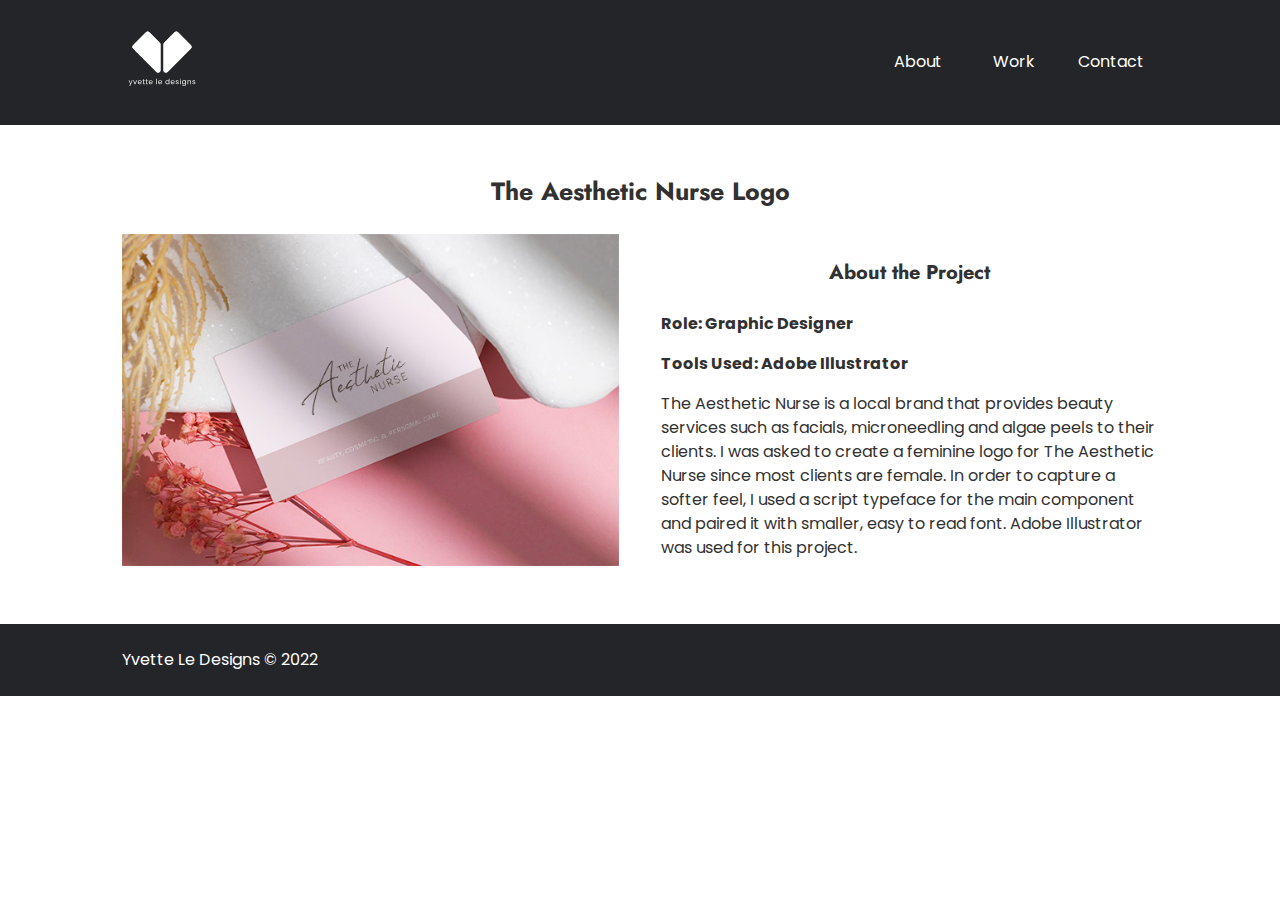
<file: aesthetic-nurse.html>
<!DOCTYPE html>
<html lang="en">

<head>
    <meta charset="UTF-8">
    <meta http-equiv="X-UA-Compatible" content="IE=edge">
    <meta name="viewport" content="width=device-width, initial-scale=1.0">
    <title>Yvette Le Designs - Aesthetic Nurse</title>
    <link rel="stylesheet" href="css/reset.css">
    <link rel="stylesheet" href="css/style.css">
    <link rel="stylesheet"
        href="https://fonts.googleapis.com/css2?family=Jost:wght@300;500&family=Poppins:wght@300;400;600&display=swap">
</head>

<body>
    <header>
        <div class="container nav-content">
            <div>
                <a href="index.html">
                    <h1 class="visuallyhidden">Yvette Le Designs</h1>
                    <span class="logo"><svg version="1.1" id="Layer_1" xmlns="http://www.w3.org/2000/svg"
                            xmlns:xlink="http://www.w3.org/1999/xlink" x="0px" y="0px" viewBox="0 0 75.74 65.93"
                            style="enable-background:new 0 0 75.74 65.93;" xml:space="preserve">
                            <g>
                                <g>
                                    <g class="st0">
                                        <path class="st1"
                                            d="M53.03,7.82c-0.88-0.88-2.31-0.88-3.19,0l-9.9,9.9c-0.42,0.42-0.66,1-0.66,1.6v24.46
                                        c0,2.01,2.43,3.02,3.85,1.6l22.12-22.12c0.88-0.88,0.88-2.31,0-3.19L53.03,7.82z" />
                                        <path class="st1" d="M25.9,7.8c-0.88-0.88-2.31-0.88-3.19,0L10.47,20.04c-0.88,0.88-0.88,2.31,0,3.19L32.6,45.36
                                        c1.42,1.42,3.85,0.41,3.85-1.6V19.31c0-0.6-0.24-1.17-0.66-1.59L25.9,7.8z" />
                                    </g>
                                    <path class="st2" d="M25.9,7.8c-0.88-0.88-2.31-0.88-3.19,0L10.47,20.04c-0.88,0.88-0.88,2.31,0,3.19L32.6,45.36
                                    c1.42,1.42,3.85,0.41,3.85-1.6V19.31c0-0.6-0.24-1.17-0.66-1.59L25.9,7.8z" />
                                    <path class="st2" d="M53.03,7.82c-0.88-0.88-2.31-0.88-3.19,0l-9.9,9.9c-0.42,0.42-0.66,1-0.66,1.6v24.46
                                    c0,2.01,2.43,3.02,3.85,1.6l22.12-22.12c0.88-0.88,0.88-2.31,0-3.19L53.03,7.82z" />
                                </g>
                                <g>
                                    <path class="st2"
                                        d="M9.94,53.23L7.7,58.71H7.06l0.73-1.79l-1.5-3.68h0.69l1.17,3.02l1.16-3.02H9.94z" />
                                    <path class="st2"
                                        d="M12.35,56.38l1.16-3.15h0.66l-1.46,3.73h-0.72l-1.46-3.73h0.67L12.35,56.38z" />
                                    <path class="st2"
                                        d="M18.57,55.32h-2.98c0.02,0.37,0.15,0.65,0.38,0.86c0.23,0.21,0.51,0.31,0.83,0.31c0.27,0,0.49-0.06,0.67-0.19
                                    c0.18-0.12,0.3-0.29,0.38-0.5h0.67c-0.1,0.36-0.3,0.65-0.6,0.87c-0.3,0.22-0.67,0.34-1.11,0.34c-0.35,0-0.67-0.08-0.95-0.24
                                    c-0.28-0.16-0.5-0.38-0.66-0.68c-0.16-0.29-0.24-0.63-0.24-1.02c0-0.39,0.08-0.72,0.23-1.01c0.15-0.29,0.37-0.51,0.65-0.67
                                    c0.28-0.16,0.6-0.23,0.96-0.23c0.35,0,0.67,0.08,0.94,0.23c0.27,0.15,0.48,0.37,0.63,0.64c0.15,0.27,0.22,0.57,0.22,0.91
                                    C18.59,55.07,18.58,55.19,18.57,55.32z M17.79,54.21c-0.1-0.17-0.25-0.3-0.42-0.39c-0.18-0.09-0.38-0.13-0.59-0.13
                                    c-0.31,0-0.58,0.1-0.8,0.3c-0.22,0.2-0.35,0.48-0.38,0.83h2.35C17.95,54.58,17.89,54.38,17.79,54.21z" />
                                    <path class="st2"
                                        d="M20.56,53.74v2.2c0,0.18,0.04,0.31,0.12,0.38c0.08,0.07,0.21,0.11,0.4,0.11h0.46v0.52h-0.56
                                    c-0.34,0-0.6-0.08-0.77-0.24c-0.17-0.16-0.26-0.42-0.26-0.78v-2.2h-0.48v-0.51h0.48v-0.94h0.62v0.94h0.97v0.51H20.56z" />
                                    <path class="st2"
                                        d="M23.45,53.74v2.2c0,0.18,0.04,0.31,0.12,0.38c0.08,0.07,0.21,0.11,0.4,0.11h0.46v0.52h-0.56
                                    c-0.34,0-0.6-0.08-0.77-0.24c-0.17-0.16-0.26-0.42-0.26-0.78v-2.2h-0.48v-0.51h0.48v-0.94h0.62v0.94h0.97v0.51H23.45z" />
                                    <path class="st2"
                                        d="M28.95,55.32h-2.98c0.02,0.37,0.15,0.65,0.38,0.86c0.23,0.21,0.51,0.31,0.83,0.31c0.27,0,0.49-0.06,0.67-0.19
                                    c0.18-0.12,0.3-0.29,0.38-0.5h0.67c-0.1,0.36-0.3,0.65-0.6,0.87c-0.3,0.22-0.67,0.34-1.11,0.34c-0.35,0-0.67-0.08-0.95-0.24
                                    c-0.28-0.16-0.5-0.38-0.66-0.68c-0.16-0.29-0.24-0.63-0.24-1.02c0-0.39,0.08-0.72,0.23-1.01c0.15-0.29,0.37-0.51,0.65-0.67
                                    c0.28-0.16,0.6-0.23,0.96-0.23c0.35,0,0.67,0.08,0.94,0.23c0.27,0.15,0.48,0.37,0.63,0.64c0.15,0.27,0.22,0.57,0.22,0.91
                                    C28.97,55.07,28.97,55.19,28.95,55.32z M28.18,54.21c-0.1-0.17-0.25-0.3-0.42-0.39c-0.18-0.09-0.38-0.13-0.59-0.13
                                    c-0.31,0-0.58,0.1-0.8,0.3c-0.22,0.2-0.35,0.48-0.38,0.83h2.35C28.33,54.58,28.28,54.38,28.18,54.21z" />
                                    <path class="st2" d="M33.04,51.92v5.03h-0.62v-5.03H33.04z" />
                                    <path class="st2"
                                        d="M37.88,55.32H34.9c0.02,0.37,0.15,0.65,0.38,0.86c0.23,0.21,0.51,0.31,0.83,0.31c0.27,0,0.49-0.06,0.67-0.19
                                    c0.18-0.12,0.3-0.29,0.38-0.5h0.67c-0.1,0.36-0.3,0.65-0.6,0.87c-0.3,0.22-0.67,0.34-1.11,0.34c-0.35,0-0.67-0.08-0.95-0.24
                                    c-0.28-0.16-0.5-0.38-0.66-0.68c-0.16-0.29-0.24-0.63-0.24-1.02c0-0.39,0.08-0.72,0.23-1.01c0.15-0.29,0.37-0.51,0.65-0.67
                                    c0.28-0.16,0.6-0.23,0.96-0.23c0.35,0,0.67,0.08,0.94,0.23c0.27,0.15,0.48,0.37,0.63,0.64c0.15,0.27,0.22,0.57,0.22,0.91
                                    C37.9,55.07,37.89,55.19,37.88,55.32z M37.1,54.21c-0.1-0.17-0.25-0.3-0.42-0.39c-0.18-0.09-0.38-0.13-0.59-0.13
                                    c-0.31,0-0.58,0.1-0.8,0.3c-0.22,0.2-0.35,0.48-0.38,0.83h2.35C37.26,54.58,37.21,54.38,37.1,54.21z" />
                                    <path class="st2"
                                        d="M41.34,54.07c0.15-0.29,0.37-0.51,0.64-0.67s0.57-0.24,0.91-0.24c0.29,0,0.56,0.07,0.81,0.2
                                    c0.25,0.13,0.44,0.31,0.57,0.53v-1.97h0.63v5.03h-0.63v-0.7c-0.12,0.22-0.3,0.4-0.54,0.55c-0.24,0.14-0.52,0.21-0.84,0.21
                                    c-0.33,0-0.63-0.08-0.9-0.24s-0.48-0.39-0.64-0.69c-0.15-0.29-0.23-0.63-0.23-1.01C41.11,54.7,41.19,54.36,41.34,54.07z
                                     M44.1,54.35c-0.11-0.21-0.27-0.37-0.46-0.48c-0.19-0.11-0.4-0.17-0.64-0.17s-0.44,0.05-0.63,0.16c-0.19,0.11-0.34,0.27-0.46,0.48
                                    s-0.17,0.45-0.17,0.73c0,0.29,0.06,0.53,0.17,0.74c0.11,0.21,0.27,0.37,0.46,0.48c0.19,0.11,0.4,0.17,0.63,0.17
                                    s0.44-0.06,0.64-0.17c0.19-0.11,0.35-0.27,0.46-0.48c0.11-0.21,0.17-0.46,0.17-0.74C44.27,54.8,44.21,54.56,44.1,54.35z" />
                                    <path class="st2"
                                        d="M49.73,55.32h-2.98c0.02,0.37,0.15,0.65,0.38,0.86c0.23,0.21,0.51,0.31,0.83,0.31c0.27,0,0.49-0.06,0.67-0.19
                                    c0.18-0.12,0.3-0.29,0.38-0.5h0.67c-0.1,0.36-0.3,0.65-0.6,0.87c-0.3,0.22-0.67,0.34-1.11,0.34c-0.35,0-0.67-0.08-0.95-0.24
                                    c-0.28-0.16-0.5-0.38-0.66-0.68c-0.16-0.29-0.24-0.63-0.24-1.02c0-0.39,0.08-0.72,0.23-1.01c0.15-0.29,0.37-0.51,0.65-0.67
                                    c0.28-0.16,0.6-0.23,0.96-0.23c0.35,0,0.67,0.08,0.94,0.23c0.27,0.15,0.48,0.37,0.63,0.64c0.15,0.27,0.22,0.57,0.22,0.91
                                    C49.75,55.07,49.74,55.19,49.73,55.32z M48.95,54.21c-0.1-0.17-0.25-0.3-0.42-0.39c-0.18-0.09-0.38-0.13-0.59-0.13
                                    c-0.31,0-0.58,0.1-0.8,0.3c-0.22,0.2-0.35,0.48-0.38,0.83h2.35C49.11,54.58,49.06,54.38,48.95,54.21z" />
                                    <path class="st2"
                                        d="M51.52,56.87c-0.23-0.1-0.41-0.23-0.54-0.41c-0.13-0.17-0.2-0.37-0.22-0.6h0.64
                                    c0.02,0.19,0.11,0.34,0.26,0.46c0.16,0.12,0.36,0.18,0.62,0.18c0.24,0,0.42-0.05,0.56-0.16c0.14-0.1,0.2-0.24,0.2-0.39
                                    c0-0.16-0.07-0.28-0.22-0.36s-0.37-0.16-0.67-0.23c-0.28-0.07-0.5-0.15-0.68-0.22c-0.17-0.07-0.32-0.19-0.45-0.33
                                    c-0.12-0.15-0.19-0.34-0.19-0.58c0-0.19,0.06-0.36,0.17-0.52c0.11-0.16,0.27-0.28,0.48-0.38c0.21-0.09,0.45-0.14,0.71-0.14
                                    c0.41,0,0.75,0.1,1,0.31c0.25,0.21,0.39,0.49,0.41,0.86H53c-0.01-0.19-0.09-0.35-0.23-0.47c-0.14-0.12-0.33-0.18-0.57-0.18
                                    c-0.22,0-0.4,0.05-0.53,0.14c-0.13,0.1-0.2,0.22-0.2,0.37c0,0.12,0.04,0.22,0.12,0.3c0.08,0.08,0.18,0.14,0.3,0.19
                                    c0.12,0.05,0.29,0.1,0.5,0.16c0.27,0.07,0.48,0.14,0.65,0.21c0.17,0.07,0.31,0.18,0.43,0.32c0.12,0.14,0.18,0.32,0.19,0.55
                                    c0,0.2-0.06,0.39-0.17,0.55c-0.11,0.16-0.27,0.29-0.48,0.38c-0.21,0.09-0.44,0.14-0.71,0.14C52,57.01,51.75,56.97,51.52,56.87z" />
                                    <path class="st2" d="M54.95,52.5c-0.08-0.08-0.12-0.18-0.12-0.3s0.04-0.22,0.12-0.3s0.18-0.12,0.3-0.12
                                    c0.11,0,0.21,0.04,0.29,0.12c0.08,0.08,0.12,0.18,0.12,0.3s-0.04,0.22-0.12,0.3c-0.08,0.08-0.18,0.12-0.29,0.12
                                    C55.13,52.62,55.03,52.58,54.95,52.5z M55.54,53.23v3.73h-0.62v-3.73H55.54z" />
                                    <path class="st2" d="M59.39,53.38c0.24,0.14,0.42,0.32,0.54,0.53v-0.68h0.63v3.81c0,0.34-0.07,0.64-0.22,0.91
                                    c-0.15,0.27-0.35,0.47-0.62,0.62c-0.27,0.15-0.58,0.22-0.94,0.22c-0.49,0-0.9-0.12-1.22-0.35c-0.33-0.23-0.52-0.55-0.58-0.94h0.61
                                    c0.07,0.23,0.21,0.41,0.42,0.55c0.21,0.14,0.47,0.21,0.77,0.21c0.34,0,0.62-0.11,0.83-0.32c0.22-0.21,0.32-0.51,0.32-0.9v-0.78
                                    c-0.12,0.22-0.3,0.4-0.54,0.54c-0.24,0.15-0.52,0.22-0.84,0.22c-0.33,0-0.63-0.08-0.9-0.24s-0.48-0.39-0.64-0.69
                                    c-0.15-0.29-0.23-0.63-0.23-1.01c0-0.38,0.08-0.71,0.23-1c0.15-0.29,0.37-0.51,0.64-0.67s0.57-0.24,0.9-0.24
                                    C58.86,53.17,59.15,53.24,59.39,53.38z M59.76,54.35c-0.11-0.21-0.27-0.37-0.46-0.48c-0.19-0.11-0.4-0.17-0.64-0.17
                                    s-0.44,0.05-0.63,0.16c-0.19,0.11-0.34,0.27-0.46,0.48c-0.11,0.21-0.17,0.45-0.17,0.73c0,0.29,0.06,0.53,0.17,0.74
                                    c0.11,0.21,0.27,0.37,0.46,0.48c0.19,0.11,0.4,0.17,0.63,0.17s0.44-0.06,0.64-0.17c0.19-0.11,0.35-0.27,0.46-0.48
                                    c0.11-0.21,0.17-0.46,0.17-0.74C59.93,54.8,59.87,54.56,59.76,54.35z" />
                                    <path class="st2"
                                        d="M64.93,53.57c0.28,0.27,0.42,0.67,0.42,1.19v2.2h-0.61v-2.11c0-0.37-0.09-0.66-0.28-0.85
                                    c-0.19-0.2-0.44-0.3-0.76-0.3c-0.33,0-0.59,0.1-0.78,0.31c-0.19,0.2-0.29,0.5-0.29,0.89v2.06h-0.62v-3.73h0.62v0.53
                                    c0.12-0.19,0.29-0.34,0.5-0.44c0.21-0.1,0.44-0.16,0.7-0.16C64.28,53.16,64.64,53.3,64.93,53.57z" />
                                    <path class="st2"
                                        d="M67.32,56.87c-0.23-0.1-0.41-0.23-0.54-0.41c-0.13-0.17-0.2-0.37-0.22-0.6h0.64
                                    c0.02,0.19,0.11,0.34,0.26,0.46c0.16,0.12,0.36,0.18,0.62,0.18c0.24,0,0.42-0.05,0.56-0.16c0.14-0.1,0.2-0.24,0.2-0.39
                                    c0-0.16-0.07-0.28-0.22-0.36c-0.15-0.08-0.37-0.16-0.67-0.23c-0.28-0.07-0.5-0.15-0.68-0.22c-0.17-0.07-0.32-0.19-0.45-0.33
                                    c-0.12-0.15-0.19-0.34-0.19-0.58c0-0.19,0.06-0.36,0.17-0.52c0.11-0.16,0.27-0.28,0.48-0.38c0.21-0.09,0.45-0.14,0.71-0.14
                                    c0.41,0,0.75,0.1,1,0.31c0.25,0.21,0.39,0.49,0.41,0.86h-0.62c-0.01-0.19-0.09-0.35-0.23-0.47c-0.14-0.12-0.33-0.18-0.57-0.18
                                    c-0.22,0-0.4,0.05-0.53,0.14c-0.13,0.1-0.2,0.22-0.2,0.37c0,0.12,0.04,0.22,0.12,0.3c0.08,0.08,0.18,0.14,0.3,0.19
                                    c0.12,0.05,0.29,0.1,0.5,0.16c0.27,0.07,0.48,0.14,0.65,0.21c0.17,0.07,0.31,0.18,0.43,0.32c0.12,0.14,0.18,0.32,0.19,0.55
                                    c0,0.2-0.06,0.39-0.17,0.55c-0.11,0.16-0.27,0.29-0.48,0.38c-0.21,0.09-0.44,0.14-0.71,0.14C67.8,57.01,67.54,56.97,67.32,56.87z" />
                                </g>
                            </g>
                        </svg></span>
                </a>
                <a href="#" class="menu-btn"><svg id="a" xmlns="http://www.w3.org/2000/svg" viewBox="0 0 38.85 26.31">
                        <path d="M30.99,4H7.86c-1.1,0-2-.9-2-2S6.76,0,7.86,0H30.99c1.1,0,2,.9,2,2s-.9,2-2,2Z" />
                        <path d="M36.85,15.16H2c-1.1,0-2-.9-2-2s.9-2,2-2H36.85c1.1,0,2,.9,2,2s-.9,2-2,2Z" />
                        <path d="M30.99,26.31H7.86c-1.1,0-2-.9-2-2s.9-2,2-2H30.99c1.1,0,2,.9,2,2s-.9,2-2,2Z" />
                    </svg></a>
            </div>
            <nav>
                <ul class="nav-links">
                    <li><a href="index.html#about">About</a></li>
                    <li><a href="index.html#work">Work</a></li>
                    <li><a href="index.html#contact">Contact</a></li>
                </ul>
            </nav>
        </div>
    </header>
    <main>
        <h3 class="project-title">The Aesthetic Nurse Logo</h3>
        <div class="project">
            <div class="container">
                <img src="img/an-business-card.jpg" alt="Aesthetic Nurse Logo">
                <div class="project-info-1">
                    <h4>About the Project</h4>
                    <div>
                        <p><b>Role: Graphic Designer</b></p>
                        <p><b>Tools Used: Adobe Illustrator</b></p>
                        <p>The Aesthetic Nurse is a local brand that provides beauty services such as facials,
                            microneedling and algae peels to their clients. I was asked to create a feminine
                            logo for The Aesthetic Nurse since most clients are female. In order to capture a
                            softer feel, I used a script typeface for the main component and paired it with smaller,
                            easy to read font. Adobe Illustrator was used for this project.
                        </p>
                    </div>
                </div>
            </div>
        </div>
    </main>
    <footer>
        <div class="container">
            <p>Yvette Le Designs &copy; 2022</p>
        </div>
    </footer>
    <script src="https://ajax.googleapis.com/ajax/libs/jquery/3.6.0/jquery.min.js"></script>
    <script src="js/main.js"></script>
</body>

</html>
</file>
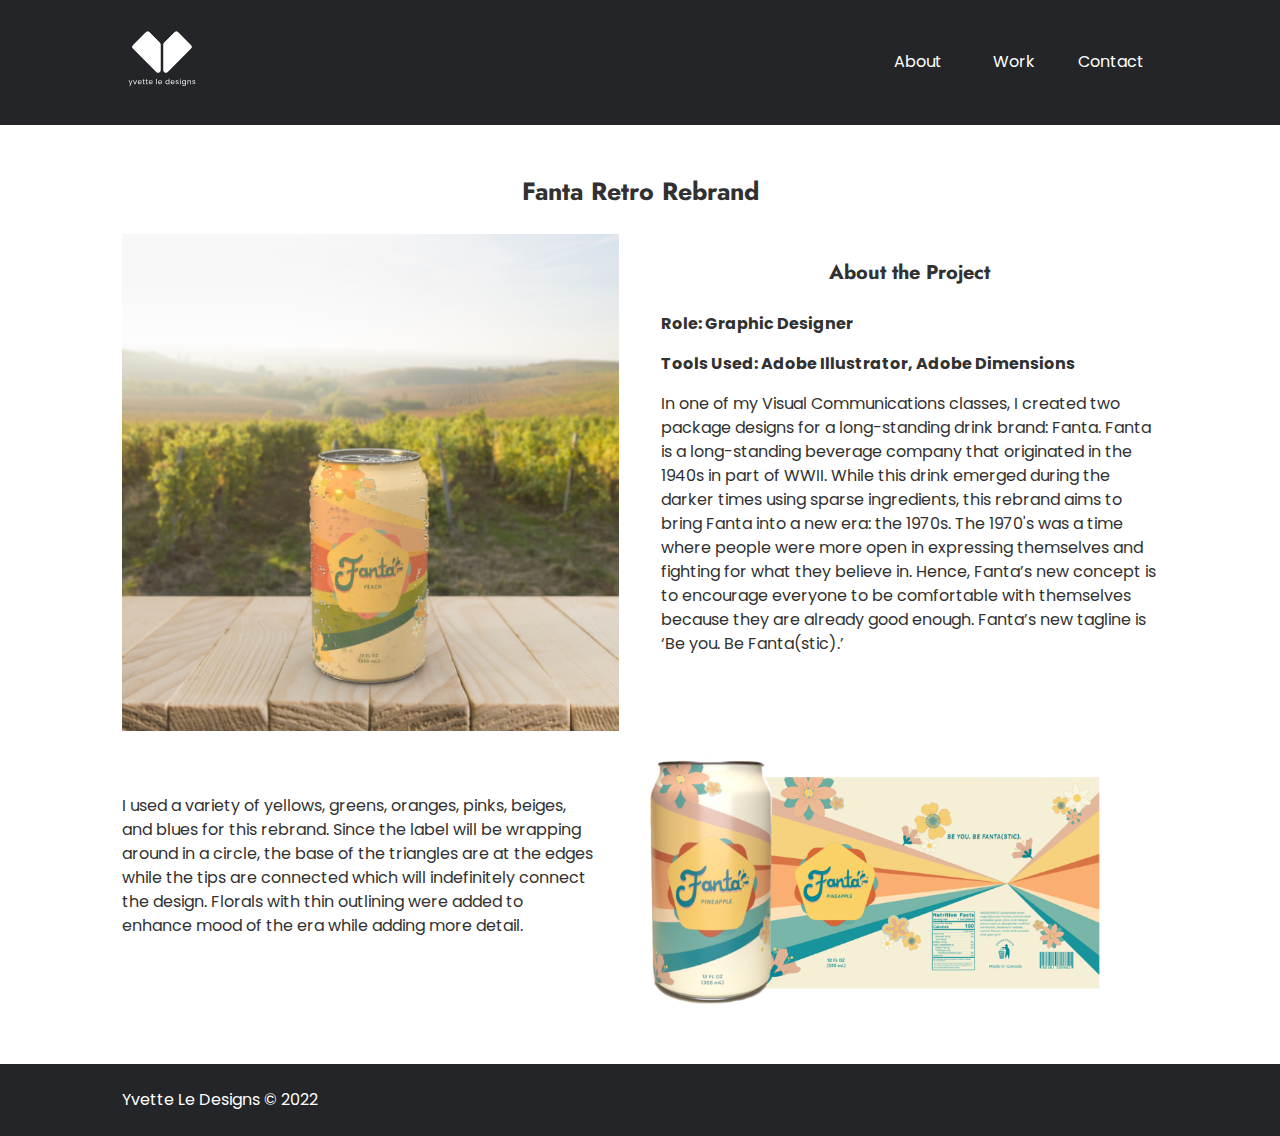
<file: fanta.html>
<!DOCTYPE html>
<html lang="en">

<head>
    <meta charset="UTF-8">
    <meta http-equiv="X-UA-Compatible" content="IE=edge">
    <meta name="viewport" content="width=device-width, initial-scale=1.0">
    <title>Yvette Le Designs - Fanta</title>
    <link rel="stylesheet" href="css/reset.css">
    <link rel="stylesheet" href="css/style.css">
    <link rel="stylesheet"
        href="https://fonts.googleapis.com/css2?family=Jost:wght@300;500&family=Poppins:wght@300;400;600&display=swap">
</head>

<body>
    <header>
        <div class="container nav-content">
            <div>
                <a href="index.html">
                    <h1 class="visuallyhidden">Yvette Le Designs</h1>
                    <span class="logo"><svg version="1.1" id="Layer_1" xmlns="http://www.w3.org/2000/svg"
                            xmlns:xlink="http://www.w3.org/1999/xlink" x="0px" y="0px" viewBox="0 0 75.74 65.93"
                            style="enable-background:new 0 0 75.74 65.93;" xml:space="preserve">
                            <g>
                                <g>
                                    <g class="st0">
                                        <path class="st1"
                                            d="M53.03,7.82c-0.88-0.88-2.31-0.88-3.19,0l-9.9,9.9c-0.42,0.42-0.66,1-0.66,1.6v24.46
                                        c0,2.01,2.43,3.02,3.85,1.6l22.12-22.12c0.88-0.88,0.88-2.31,0-3.19L53.03,7.82z" />
                                        <path class="st1" d="M25.9,7.8c-0.88-0.88-2.31-0.88-3.19,0L10.47,20.04c-0.88,0.88-0.88,2.31,0,3.19L32.6,45.36
                                        c1.42,1.42,3.85,0.41,3.85-1.6V19.31c0-0.6-0.24-1.17-0.66-1.59L25.9,7.8z" />
                                    </g>
                                    <path class="st2" d="M25.9,7.8c-0.88-0.88-2.31-0.88-3.19,0L10.47,20.04c-0.88,0.88-0.88,2.31,0,3.19L32.6,45.36
                                    c1.42,1.42,3.85,0.41,3.85-1.6V19.31c0-0.6-0.24-1.17-0.66-1.59L25.9,7.8z" />
                                    <path class="st2" d="M53.03,7.82c-0.88-0.88-2.31-0.88-3.19,0l-9.9,9.9c-0.42,0.42-0.66,1-0.66,1.6v24.46
                                    c0,2.01,2.43,3.02,3.85,1.6l22.12-22.12c0.88-0.88,0.88-2.31,0-3.19L53.03,7.82z" />
                                </g>
                                <g>
                                    <path class="st2"
                                        d="M9.94,53.23L7.7,58.71H7.06l0.73-1.79l-1.5-3.68h0.69l1.17,3.02l1.16-3.02H9.94z" />
                                    <path class="st2"
                                        d="M12.35,56.38l1.16-3.15h0.66l-1.46,3.73h-0.72l-1.46-3.73h0.67L12.35,56.38z" />
                                    <path class="st2"
                                        d="M18.57,55.32h-2.98c0.02,0.37,0.15,0.65,0.38,0.86c0.23,0.21,0.51,0.31,0.83,0.31c0.27,0,0.49-0.06,0.67-0.19
                                    c0.18-0.12,0.3-0.29,0.38-0.5h0.67c-0.1,0.36-0.3,0.65-0.6,0.87c-0.3,0.22-0.67,0.34-1.11,0.34c-0.35,0-0.67-0.08-0.95-0.24
                                    c-0.28-0.16-0.5-0.38-0.66-0.68c-0.16-0.29-0.24-0.63-0.24-1.02c0-0.39,0.08-0.72,0.23-1.01c0.15-0.29,0.37-0.51,0.65-0.67
                                    c0.28-0.16,0.6-0.23,0.96-0.23c0.35,0,0.67,0.08,0.94,0.23c0.27,0.15,0.48,0.37,0.63,0.64c0.15,0.27,0.22,0.57,0.22,0.91
                                    C18.59,55.07,18.58,55.19,18.57,55.32z M17.79,54.21c-0.1-0.17-0.25-0.3-0.42-0.39c-0.18-0.09-0.38-0.13-0.59-0.13
                                    c-0.31,0-0.58,0.1-0.8,0.3c-0.22,0.2-0.35,0.48-0.38,0.83h2.35C17.95,54.58,17.89,54.38,17.79,54.21z" />
                                    <path class="st2"
                                        d="M20.56,53.74v2.2c0,0.18,0.04,0.31,0.12,0.38c0.08,0.07,0.21,0.11,0.4,0.11h0.46v0.52h-0.56
                                    c-0.34,0-0.6-0.08-0.77-0.24c-0.17-0.16-0.26-0.42-0.26-0.78v-2.2h-0.48v-0.51h0.48v-0.94h0.62v0.94h0.97v0.51H20.56z" />
                                    <path class="st2"
                                        d="M23.45,53.74v2.2c0,0.18,0.04,0.31,0.12,0.38c0.08,0.07,0.21,0.11,0.4,0.11h0.46v0.52h-0.56
                                    c-0.34,0-0.6-0.08-0.77-0.24c-0.17-0.16-0.26-0.42-0.26-0.78v-2.2h-0.48v-0.51h0.48v-0.94h0.62v0.94h0.97v0.51H23.45z" />
                                    <path class="st2"
                                        d="M28.95,55.32h-2.98c0.02,0.37,0.15,0.65,0.38,0.86c0.23,0.21,0.51,0.31,0.83,0.31c0.27,0,0.49-0.06,0.67-0.19
                                    c0.18-0.12,0.3-0.29,0.38-0.5h0.67c-0.1,0.36-0.3,0.65-0.6,0.87c-0.3,0.22-0.67,0.34-1.11,0.34c-0.35,0-0.67-0.08-0.95-0.24
                                    c-0.28-0.16-0.5-0.38-0.66-0.68c-0.16-0.29-0.24-0.63-0.24-1.02c0-0.39,0.08-0.72,0.23-1.01c0.15-0.29,0.37-0.51,0.65-0.67
                                    c0.28-0.16,0.6-0.23,0.96-0.23c0.35,0,0.67,0.08,0.94,0.23c0.27,0.15,0.48,0.37,0.63,0.64c0.15,0.27,0.22,0.57,0.22,0.91
                                    C28.97,55.07,28.97,55.19,28.95,55.32z M28.18,54.21c-0.1-0.17-0.25-0.3-0.42-0.39c-0.18-0.09-0.38-0.13-0.59-0.13
                                    c-0.31,0-0.58,0.1-0.8,0.3c-0.22,0.2-0.35,0.48-0.38,0.83h2.35C28.33,54.58,28.28,54.38,28.18,54.21z" />
                                    <path class="st2" d="M33.04,51.92v5.03h-0.62v-5.03H33.04z" />
                                    <path class="st2"
                                        d="M37.88,55.32H34.9c0.02,0.37,0.15,0.65,0.38,0.86c0.23,0.21,0.51,0.31,0.83,0.31c0.27,0,0.49-0.06,0.67-0.19
                                    c0.18-0.12,0.3-0.29,0.38-0.5h0.67c-0.1,0.36-0.3,0.65-0.6,0.87c-0.3,0.22-0.67,0.34-1.11,0.34c-0.35,0-0.67-0.08-0.95-0.24
                                    c-0.28-0.16-0.5-0.38-0.66-0.68c-0.16-0.29-0.24-0.63-0.24-1.02c0-0.39,0.08-0.72,0.23-1.01c0.15-0.29,0.37-0.51,0.65-0.67
                                    c0.28-0.16,0.6-0.23,0.96-0.23c0.35,0,0.67,0.08,0.94,0.23c0.27,0.15,0.48,0.37,0.63,0.64c0.15,0.27,0.22,0.57,0.22,0.91
                                    C37.9,55.07,37.89,55.19,37.88,55.32z M37.1,54.21c-0.1-0.17-0.25-0.3-0.42-0.39c-0.18-0.09-0.38-0.13-0.59-0.13
                                    c-0.31,0-0.58,0.1-0.8,0.3c-0.22,0.2-0.35,0.48-0.38,0.83h2.35C37.26,54.58,37.21,54.38,37.1,54.21z" />
                                    <path class="st2"
                                        d="M41.34,54.07c0.15-0.29,0.37-0.51,0.64-0.67s0.57-0.24,0.91-0.24c0.29,0,0.56,0.07,0.81,0.2
                                    c0.25,0.13,0.44,0.31,0.57,0.53v-1.97h0.63v5.03h-0.63v-0.7c-0.12,0.22-0.3,0.4-0.54,0.55c-0.24,0.14-0.52,0.21-0.84,0.21
                                    c-0.33,0-0.63-0.08-0.9-0.24s-0.48-0.39-0.64-0.69c-0.15-0.29-0.23-0.63-0.23-1.01C41.11,54.7,41.19,54.36,41.34,54.07z
                                     M44.1,54.35c-0.11-0.21-0.27-0.37-0.46-0.48c-0.19-0.11-0.4-0.17-0.64-0.17s-0.44,0.05-0.63,0.16c-0.19,0.11-0.34,0.27-0.46,0.48
                                    s-0.17,0.45-0.17,0.73c0,0.29,0.06,0.53,0.17,0.74c0.11,0.21,0.27,0.37,0.46,0.48c0.19,0.11,0.4,0.17,0.63,0.17
                                    s0.44-0.06,0.64-0.17c0.19-0.11,0.35-0.27,0.46-0.48c0.11-0.21,0.17-0.46,0.17-0.74C44.27,54.8,44.21,54.56,44.1,54.35z" />
                                    <path class="st2"
                                        d="M49.73,55.32h-2.98c0.02,0.37,0.15,0.65,0.38,0.86c0.23,0.21,0.51,0.31,0.83,0.31c0.27,0,0.49-0.06,0.67-0.19
                                    c0.18-0.12,0.3-0.29,0.38-0.5h0.67c-0.1,0.36-0.3,0.65-0.6,0.87c-0.3,0.22-0.67,0.34-1.11,0.34c-0.35,0-0.67-0.08-0.95-0.24
                                    c-0.28-0.16-0.5-0.38-0.66-0.68c-0.16-0.29-0.24-0.63-0.24-1.02c0-0.39,0.08-0.72,0.23-1.01c0.15-0.29,0.37-0.51,0.65-0.67
                                    c0.28-0.16,0.6-0.23,0.96-0.23c0.35,0,0.67,0.08,0.94,0.23c0.27,0.15,0.48,0.37,0.63,0.64c0.15,0.27,0.22,0.57,0.22,0.91
                                    C49.75,55.07,49.74,55.19,49.73,55.32z M48.95,54.21c-0.1-0.17-0.25-0.3-0.42-0.39c-0.18-0.09-0.38-0.13-0.59-0.13
                                    c-0.31,0-0.58,0.1-0.8,0.3c-0.22,0.2-0.35,0.48-0.38,0.83h2.35C49.11,54.58,49.06,54.38,48.95,54.21z" />
                                    <path class="st2"
                                        d="M51.52,56.87c-0.23-0.1-0.41-0.23-0.54-0.41c-0.13-0.17-0.2-0.37-0.22-0.6h0.64
                                    c0.02,0.19,0.11,0.34,0.26,0.46c0.16,0.12,0.36,0.18,0.62,0.18c0.24,0,0.42-0.05,0.56-0.16c0.14-0.1,0.2-0.24,0.2-0.39
                                    c0-0.16-0.07-0.28-0.22-0.36s-0.37-0.16-0.67-0.23c-0.28-0.07-0.5-0.15-0.68-0.22c-0.17-0.07-0.32-0.19-0.45-0.33
                                    c-0.12-0.15-0.19-0.34-0.19-0.58c0-0.19,0.06-0.36,0.17-0.52c0.11-0.16,0.27-0.28,0.48-0.38c0.21-0.09,0.45-0.14,0.71-0.14
                                    c0.41,0,0.75,0.1,1,0.31c0.25,0.21,0.39,0.49,0.41,0.86H53c-0.01-0.19-0.09-0.35-0.23-0.47c-0.14-0.12-0.33-0.18-0.57-0.18
                                    c-0.22,0-0.4,0.05-0.53,0.14c-0.13,0.1-0.2,0.22-0.2,0.37c0,0.12,0.04,0.22,0.12,0.3c0.08,0.08,0.18,0.14,0.3,0.19
                                    c0.12,0.05,0.29,0.1,0.5,0.16c0.27,0.07,0.48,0.14,0.65,0.21c0.17,0.07,0.31,0.18,0.43,0.32c0.12,0.14,0.18,0.32,0.19,0.55
                                    c0,0.2-0.06,0.39-0.17,0.55c-0.11,0.16-0.27,0.29-0.48,0.38c-0.21,0.09-0.44,0.14-0.71,0.14C52,57.01,51.75,56.97,51.52,56.87z" />
                                    <path class="st2" d="M54.95,52.5c-0.08-0.08-0.12-0.18-0.12-0.3s0.04-0.22,0.12-0.3s0.18-0.12,0.3-0.12
                                    c0.11,0,0.21,0.04,0.29,0.12c0.08,0.08,0.12,0.18,0.12,0.3s-0.04,0.22-0.12,0.3c-0.08,0.08-0.18,0.12-0.29,0.12
                                    C55.13,52.62,55.03,52.58,54.95,52.5z M55.54,53.23v3.73h-0.62v-3.73H55.54z" />
                                    <path class="st2" d="M59.39,53.38c0.24,0.14,0.42,0.32,0.54,0.53v-0.68h0.63v3.81c0,0.34-0.07,0.64-0.22,0.91
                                    c-0.15,0.27-0.35,0.47-0.62,0.62c-0.27,0.15-0.58,0.22-0.94,0.22c-0.49,0-0.9-0.12-1.22-0.35c-0.33-0.23-0.52-0.55-0.58-0.94h0.61
                                    c0.07,0.23,0.21,0.41,0.42,0.55c0.21,0.14,0.47,0.21,0.77,0.21c0.34,0,0.62-0.11,0.83-0.32c0.22-0.21,0.32-0.51,0.32-0.9v-0.78
                                    c-0.12,0.22-0.3,0.4-0.54,0.54c-0.24,0.15-0.52,0.22-0.84,0.22c-0.33,0-0.63-0.08-0.9-0.24s-0.48-0.39-0.64-0.69
                                    c-0.15-0.29-0.23-0.63-0.23-1.01c0-0.38,0.08-0.71,0.23-1c0.15-0.29,0.37-0.51,0.64-0.67s0.57-0.24,0.9-0.24
                                    C58.86,53.17,59.15,53.24,59.39,53.38z M59.76,54.35c-0.11-0.21-0.27-0.37-0.46-0.48c-0.19-0.11-0.4-0.17-0.64-0.17
                                    s-0.44,0.05-0.63,0.16c-0.19,0.11-0.34,0.27-0.46,0.48c-0.11,0.21-0.17,0.45-0.17,0.73c0,0.29,0.06,0.53,0.17,0.74
                                    c0.11,0.21,0.27,0.37,0.46,0.48c0.19,0.11,0.4,0.17,0.63,0.17s0.44-0.06,0.64-0.17c0.19-0.11,0.35-0.27,0.46-0.48
                                    c0.11-0.21,0.17-0.46,0.17-0.74C59.93,54.8,59.87,54.56,59.76,54.35z" />
                                    <path class="st2"
                                        d="M64.93,53.57c0.28,0.27,0.42,0.67,0.42,1.19v2.2h-0.61v-2.11c0-0.37-0.09-0.66-0.28-0.85
                                    c-0.19-0.2-0.44-0.3-0.76-0.3c-0.33,0-0.59,0.1-0.78,0.31c-0.19,0.2-0.29,0.5-0.29,0.89v2.06h-0.62v-3.73h0.62v0.53
                                    c0.12-0.19,0.29-0.34,0.5-0.44c0.21-0.1,0.44-0.16,0.7-0.16C64.28,53.16,64.64,53.3,64.93,53.57z" />
                                    <path class="st2"
                                        d="M67.32,56.87c-0.23-0.1-0.41-0.23-0.54-0.41c-0.13-0.17-0.2-0.37-0.22-0.6h0.64
                                    c0.02,0.19,0.11,0.34,0.26,0.46c0.16,0.12,0.36,0.18,0.62,0.18c0.24,0,0.42-0.05,0.56-0.16c0.14-0.1,0.2-0.24,0.2-0.39
                                    c0-0.16-0.07-0.28-0.22-0.36c-0.15-0.08-0.37-0.16-0.67-0.23c-0.28-0.07-0.5-0.15-0.68-0.22c-0.17-0.07-0.32-0.19-0.45-0.33
                                    c-0.12-0.15-0.19-0.34-0.19-0.58c0-0.19,0.06-0.36,0.17-0.52c0.11-0.16,0.27-0.28,0.48-0.38c0.21-0.09,0.45-0.14,0.71-0.14
                                    c0.41,0,0.75,0.1,1,0.31c0.25,0.21,0.39,0.49,0.41,0.86h-0.62c-0.01-0.19-0.09-0.35-0.23-0.47c-0.14-0.12-0.33-0.18-0.57-0.18
                                    c-0.22,0-0.4,0.05-0.53,0.14c-0.13,0.1-0.2,0.22-0.2,0.37c0,0.12,0.04,0.22,0.12,0.3c0.08,0.08,0.18,0.14,0.3,0.19
                                    c0.12,0.05,0.29,0.1,0.5,0.16c0.27,0.07,0.48,0.14,0.65,0.21c0.17,0.07,0.31,0.18,0.43,0.32c0.12,0.14,0.18,0.32,0.19,0.55
                                    c0,0.2-0.06,0.39-0.17,0.55c-0.11,0.16-0.27,0.29-0.48,0.38c-0.21,0.09-0.44,0.14-0.71,0.14C67.8,57.01,67.54,56.97,67.32,56.87z" />
                                </g>
                            </g>
                        </svg></span>
                </a>
                <a href="" class="menu-btn"><svg id="a" xmlns="http://www.w3.org/2000/svg" viewBox="0 0 38.85 26.31">
                        <path d="M30.99,4H7.86c-1.1,0-2-.9-2-2S6.76,0,7.86,0H30.99c1.1,0,2,.9,2,2s-.9,2-2,2Z" />
                        <path d="M36.85,15.16H2c-1.1,0-2-.9-2-2s.9-2,2-2H36.85c1.1,0,2,.9,2,2s-.9,2-2,2Z" />
                        <path d="M30.99,26.31H7.86c-1.1,0-2-.9-2-2s.9-2,2-2H30.99c1.1,0,2,.9,2,2s-.9,2-2,2Z" />
                    </svg></a>
            </div>
            <nav>
                <ul class="nav-links">
                    <li><a href="#about">About</a></li>
                    <li><a href="#work">Work</a></li>
                    <li><a href="#contact">Contact</a></li>
                </ul>
            </nav>
        </div>
    </header>
    <main>
        <h3 class="project-title">Fanta Retro Rebrand</h3>
        <div class="project">
            <div class="container">
                <img src="img/peach-fanta-mockup.png" alt="Peach Fanta on table">
                <div class="project-info-1">
                    <h4>About the Project</h4>
                    <div>
                        <p><b>Role: Graphic Designer</b></p>
                        <p><b>Tools Used: Adobe Illustrator, Adobe Dimensions</b></p>
                        <p>In one of my Visual Communications classes, I created two package designs for a long-standing
                            drink
                            brand: Fanta. Fanta is
                            a long-standing beverage company that originated in the 1940s in part of WWII. While this
                            drink
                            emerged during the darker times using sparse ingredients, this rebrand aims to bring Fanta
                            into
                            a new era: the 1970s. The 1970's was a time where people were more open in expressing
                            themselves
                            and fighting for what they believe in. Hence, Fanta’s new concept is to encourage everyone
                            to be
                            comfortable with themselves because they are already good enough. Fanta’s new tagline is ‘Be
                            you. Be Fanta(stic).’</p>
                    </div>
                </div>
                <div class="project-info-2">
                    <p>I used a variety of yellows, greens, oranges, pinks, beiges, and blues for this rebrand. Since
                        the label will be wrapping around in a circle, the base of the triangles are at the edges while
                        the tips are connected which will indefinitely connect the design. Florals with thin outlining
                        were added to enhance mood of the era while adding more detail. </p>
                    <img src="img/pineapple-can-w-label.png" alt="Pineapple Fanta Mockup with label">
                </div>
            </div>
        </div>
    </main>
    <footer>
        <div class="container">
            <p>Yvette Le Designs &copy; 2022</p>
        </div>
    </footer>
    <script src="https://ajax.googleapis.com/ajax/libs/jquery/3.6.0/jquery.min.js"></script>
    <script src="js/main.js"></script>
</body>

</html>
</file>
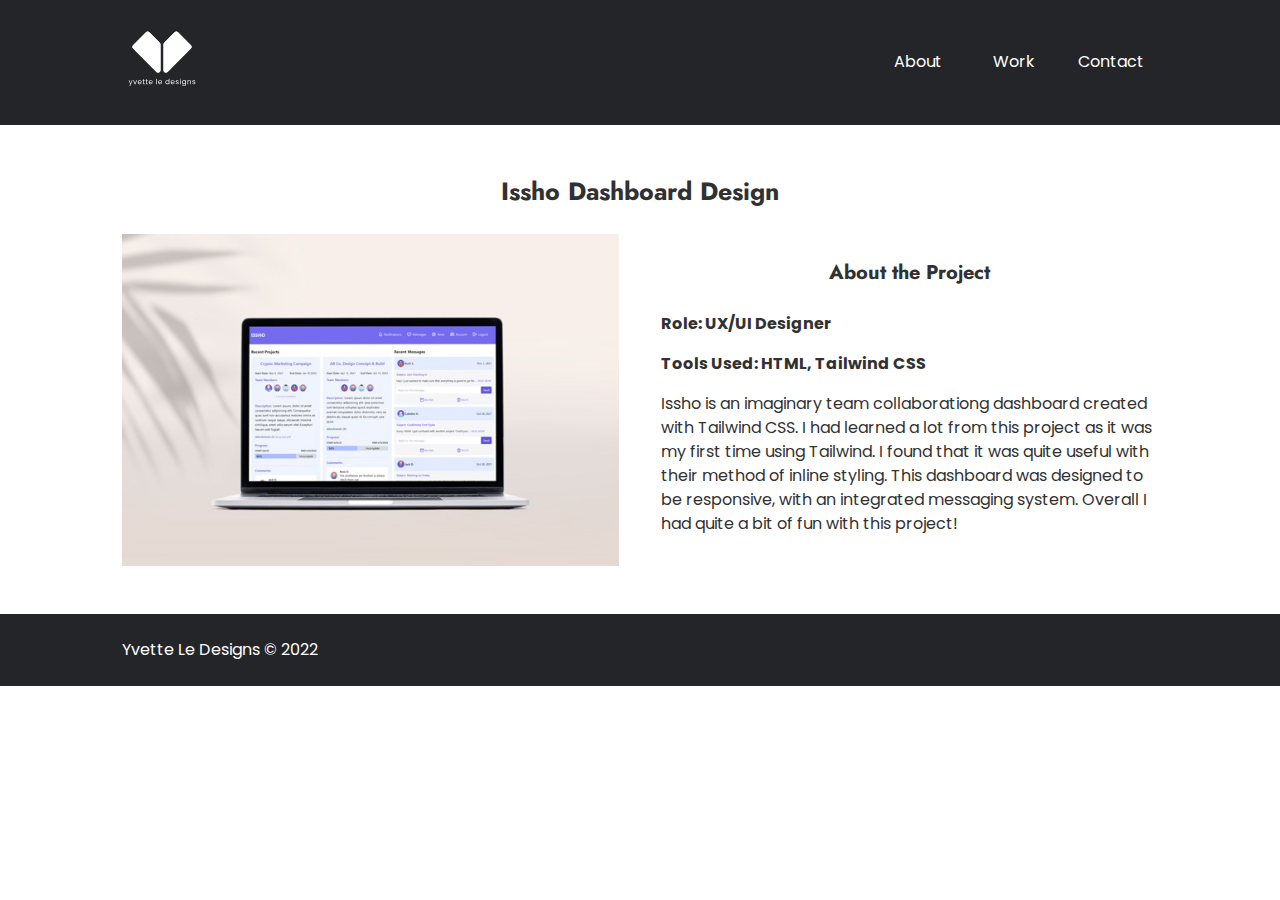
<file: issho.html>
<!DOCTYPE html>
<html lang="en">

<head>
    <meta charset="UTF-8">
    <meta http-equiv="X-UA-Compatible" content="IE=edge">
    <meta name="viewport" content="width=device-width, initial-scale=1.0">
    <title>Yvette Le Designs - Issho</title>
    <link rel="stylesheet" href="css/reset.css">
    <link rel="stylesheet" href="css/style.css">
    <link rel="stylesheet"
        href="https://fonts.googleapis.com/css2?family=Jost:wght@300;500&family=Poppins:wght@300;400;600&display=swap">
</head>

<body>
    <header>
        <div class="container nav-content">
            <div>
                <a href="index.html">
                    <h1 class="visuallyhidden">Yvette Le Designs</h1>
                    <span class="logo"><svg version="1.1" id="Layer_1" xmlns="http://www.w3.org/2000/svg"
                            xmlns:xlink="http://www.w3.org/1999/xlink" x="0px" y="0px" viewBox="0 0 75.74 65.93"
                            style="enable-background:new 0 0 75.74 65.93;" xml:space="preserve">
                            <g>
                                <g>
                                    <g class="st0">
                                        <path class="st1"
                                            d="M53.03,7.82c-0.88-0.88-2.31-0.88-3.19,0l-9.9,9.9c-0.42,0.42-0.66,1-0.66,1.6v24.46
                                        c0,2.01,2.43,3.02,3.85,1.6l22.12-22.12c0.88-0.88,0.88-2.31,0-3.19L53.03,7.82z" />
                                        <path class="st1" d="M25.9,7.8c-0.88-0.88-2.31-0.88-3.19,0L10.47,20.04c-0.88,0.88-0.88,2.31,0,3.19L32.6,45.36
                                        c1.42,1.42,3.85,0.41,3.85-1.6V19.31c0-0.6-0.24-1.17-0.66-1.59L25.9,7.8z" />
                                    </g>
                                    <path class="st2" d="M25.9,7.8c-0.88-0.88-2.31-0.88-3.19,0L10.47,20.04c-0.88,0.88-0.88,2.31,0,3.19L32.6,45.36
                                    c1.42,1.42,3.85,0.41,3.85-1.6V19.31c0-0.6-0.24-1.17-0.66-1.59L25.9,7.8z" />
                                    <path class="st2" d="M53.03,7.82c-0.88-0.88-2.31-0.88-3.19,0l-9.9,9.9c-0.42,0.42-0.66,1-0.66,1.6v24.46
                                    c0,2.01,2.43,3.02,3.85,1.6l22.12-22.12c0.88-0.88,0.88-2.31,0-3.19L53.03,7.82z" />
                                </g>
                                <g>
                                    <path class="st2"
                                        d="M9.94,53.23L7.7,58.71H7.06l0.73-1.79l-1.5-3.68h0.69l1.17,3.02l1.16-3.02H9.94z" />
                                    <path class="st2"
                                        d="M12.35,56.38l1.16-3.15h0.66l-1.46,3.73h-0.72l-1.46-3.73h0.67L12.35,56.38z" />
                                    <path class="st2"
                                        d="M18.57,55.32h-2.98c0.02,0.37,0.15,0.65,0.38,0.86c0.23,0.21,0.51,0.31,0.83,0.31c0.27,0,0.49-0.06,0.67-0.19
                                    c0.18-0.12,0.3-0.29,0.38-0.5h0.67c-0.1,0.36-0.3,0.65-0.6,0.87c-0.3,0.22-0.67,0.34-1.11,0.34c-0.35,0-0.67-0.08-0.95-0.24
                                    c-0.28-0.16-0.5-0.38-0.66-0.68c-0.16-0.29-0.24-0.63-0.24-1.02c0-0.39,0.08-0.72,0.23-1.01c0.15-0.29,0.37-0.51,0.65-0.67
                                    c0.28-0.16,0.6-0.23,0.96-0.23c0.35,0,0.67,0.08,0.94,0.23c0.27,0.15,0.48,0.37,0.63,0.64c0.15,0.27,0.22,0.57,0.22,0.91
                                    C18.59,55.07,18.58,55.19,18.57,55.32z M17.79,54.21c-0.1-0.17-0.25-0.3-0.42-0.39c-0.18-0.09-0.38-0.13-0.59-0.13
                                    c-0.31,0-0.58,0.1-0.8,0.3c-0.22,0.2-0.35,0.48-0.38,0.83h2.35C17.95,54.58,17.89,54.38,17.79,54.21z" />
                                    <path class="st2"
                                        d="M20.56,53.74v2.2c0,0.18,0.04,0.31,0.12,0.38c0.08,0.07,0.21,0.11,0.4,0.11h0.46v0.52h-0.56
                                    c-0.34,0-0.6-0.08-0.77-0.24c-0.17-0.16-0.26-0.42-0.26-0.78v-2.2h-0.48v-0.51h0.48v-0.94h0.62v0.94h0.97v0.51H20.56z" />
                                    <path class="st2"
                                        d="M23.45,53.74v2.2c0,0.18,0.04,0.31,0.12,0.38c0.08,0.07,0.21,0.11,0.4,0.11h0.46v0.52h-0.56
                                    c-0.34,0-0.6-0.08-0.77-0.24c-0.17-0.16-0.26-0.42-0.26-0.78v-2.2h-0.48v-0.51h0.48v-0.94h0.62v0.94h0.97v0.51H23.45z" />
                                    <path class="st2"
                                        d="M28.95,55.32h-2.98c0.02,0.37,0.15,0.65,0.38,0.86c0.23,0.21,0.51,0.31,0.83,0.31c0.27,0,0.49-0.06,0.67-0.19
                                    c0.18-0.12,0.3-0.29,0.38-0.5h0.67c-0.1,0.36-0.3,0.65-0.6,0.87c-0.3,0.22-0.67,0.34-1.11,0.34c-0.35,0-0.67-0.08-0.95-0.24
                                    c-0.28-0.16-0.5-0.38-0.66-0.68c-0.16-0.29-0.24-0.63-0.24-1.02c0-0.39,0.08-0.72,0.23-1.01c0.15-0.29,0.37-0.51,0.65-0.67
                                    c0.28-0.16,0.6-0.23,0.96-0.23c0.35,0,0.67,0.08,0.94,0.23c0.27,0.15,0.48,0.37,0.63,0.64c0.15,0.27,0.22,0.57,0.22,0.91
                                    C28.97,55.07,28.97,55.19,28.95,55.32z M28.18,54.21c-0.1-0.17-0.25-0.3-0.42-0.39c-0.18-0.09-0.38-0.13-0.59-0.13
                                    c-0.31,0-0.58,0.1-0.8,0.3c-0.22,0.2-0.35,0.48-0.38,0.83h2.35C28.33,54.58,28.28,54.38,28.18,54.21z" />
                                    <path class="st2" d="M33.04,51.92v5.03h-0.62v-5.03H33.04z" />
                                    <path class="st2"
                                        d="M37.88,55.32H34.9c0.02,0.37,0.15,0.65,0.38,0.86c0.23,0.21,0.51,0.31,0.83,0.31c0.27,0,0.49-0.06,0.67-0.19
                                    c0.18-0.12,0.3-0.29,0.38-0.5h0.67c-0.1,0.36-0.3,0.65-0.6,0.87c-0.3,0.22-0.67,0.34-1.11,0.34c-0.35,0-0.67-0.08-0.95-0.24
                                    c-0.28-0.16-0.5-0.38-0.66-0.68c-0.16-0.29-0.24-0.63-0.24-1.02c0-0.39,0.08-0.72,0.23-1.01c0.15-0.29,0.37-0.51,0.65-0.67
                                    c0.28-0.16,0.6-0.23,0.96-0.23c0.35,0,0.67,0.08,0.94,0.23c0.27,0.15,0.48,0.37,0.63,0.64c0.15,0.27,0.22,0.57,0.22,0.91
                                    C37.9,55.07,37.89,55.19,37.88,55.32z M37.1,54.21c-0.1-0.17-0.25-0.3-0.42-0.39c-0.18-0.09-0.38-0.13-0.59-0.13
                                    c-0.31,0-0.58,0.1-0.8,0.3c-0.22,0.2-0.35,0.48-0.38,0.83h2.35C37.26,54.58,37.21,54.38,37.1,54.21z" />
                                    <path class="st2"
                                        d="M41.34,54.07c0.15-0.29,0.37-0.51,0.64-0.67s0.57-0.24,0.91-0.24c0.29,0,0.56,0.07,0.81,0.2
                                    c0.25,0.13,0.44,0.31,0.57,0.53v-1.97h0.63v5.03h-0.63v-0.7c-0.12,0.22-0.3,0.4-0.54,0.55c-0.24,0.14-0.52,0.21-0.84,0.21
                                    c-0.33,0-0.63-0.08-0.9-0.24s-0.48-0.39-0.64-0.69c-0.15-0.29-0.23-0.63-0.23-1.01C41.11,54.7,41.19,54.36,41.34,54.07z
                                     M44.1,54.35c-0.11-0.21-0.27-0.37-0.46-0.48c-0.19-0.11-0.4-0.17-0.64-0.17s-0.44,0.05-0.63,0.16c-0.19,0.11-0.34,0.27-0.46,0.48
                                    s-0.17,0.45-0.17,0.73c0,0.29,0.06,0.53,0.17,0.74c0.11,0.21,0.27,0.37,0.46,0.48c0.19,0.11,0.4,0.17,0.63,0.17
                                    s0.44-0.06,0.64-0.17c0.19-0.11,0.35-0.27,0.46-0.48c0.11-0.21,0.17-0.46,0.17-0.74C44.27,54.8,44.21,54.56,44.1,54.35z" />
                                    <path class="st2"
                                        d="M49.73,55.32h-2.98c0.02,0.37,0.15,0.65,0.38,0.86c0.23,0.21,0.51,0.31,0.83,0.31c0.27,0,0.49-0.06,0.67-0.19
                                    c0.18-0.12,0.3-0.29,0.38-0.5h0.67c-0.1,0.36-0.3,0.65-0.6,0.87c-0.3,0.22-0.67,0.34-1.11,0.34c-0.35,0-0.67-0.08-0.95-0.24
                                    c-0.28-0.16-0.5-0.38-0.66-0.68c-0.16-0.29-0.24-0.63-0.24-1.02c0-0.39,0.08-0.72,0.23-1.01c0.15-0.29,0.37-0.51,0.65-0.67
                                    c0.28-0.16,0.6-0.23,0.96-0.23c0.35,0,0.67,0.08,0.94,0.23c0.27,0.15,0.48,0.37,0.63,0.64c0.15,0.27,0.22,0.57,0.22,0.91
                                    C49.75,55.07,49.74,55.19,49.73,55.32z M48.95,54.21c-0.1-0.17-0.25-0.3-0.42-0.39c-0.18-0.09-0.38-0.13-0.59-0.13
                                    c-0.31,0-0.58,0.1-0.8,0.3c-0.22,0.2-0.35,0.48-0.38,0.83h2.35C49.11,54.58,49.06,54.38,48.95,54.21z" />
                                    <path class="st2"
                                        d="M51.52,56.87c-0.23-0.1-0.41-0.23-0.54-0.41c-0.13-0.17-0.2-0.37-0.22-0.6h0.64
                                    c0.02,0.19,0.11,0.34,0.26,0.46c0.16,0.12,0.36,0.18,0.62,0.18c0.24,0,0.42-0.05,0.56-0.16c0.14-0.1,0.2-0.24,0.2-0.39
                                    c0-0.16-0.07-0.28-0.22-0.36s-0.37-0.16-0.67-0.23c-0.28-0.07-0.5-0.15-0.68-0.22c-0.17-0.07-0.32-0.19-0.45-0.33
                                    c-0.12-0.15-0.19-0.34-0.19-0.58c0-0.19,0.06-0.36,0.17-0.52c0.11-0.16,0.27-0.28,0.48-0.38c0.21-0.09,0.45-0.14,0.71-0.14
                                    c0.41,0,0.75,0.1,1,0.31c0.25,0.21,0.39,0.49,0.41,0.86H53c-0.01-0.19-0.09-0.35-0.23-0.47c-0.14-0.12-0.33-0.18-0.57-0.18
                                    c-0.22,0-0.4,0.05-0.53,0.14c-0.13,0.1-0.2,0.22-0.2,0.37c0,0.12,0.04,0.22,0.12,0.3c0.08,0.08,0.18,0.14,0.3,0.19
                                    c0.12,0.05,0.29,0.1,0.5,0.16c0.27,0.07,0.48,0.14,0.65,0.21c0.17,0.07,0.31,0.18,0.43,0.32c0.12,0.14,0.18,0.32,0.19,0.55
                                    c0,0.2-0.06,0.39-0.17,0.55c-0.11,0.16-0.27,0.29-0.48,0.38c-0.21,0.09-0.44,0.14-0.71,0.14C52,57.01,51.75,56.97,51.52,56.87z" />
                                    <path class="st2" d="M54.95,52.5c-0.08-0.08-0.12-0.18-0.12-0.3s0.04-0.22,0.12-0.3s0.18-0.12,0.3-0.12
                                    c0.11,0,0.21,0.04,0.29,0.12c0.08,0.08,0.12,0.18,0.12,0.3s-0.04,0.22-0.12,0.3c-0.08,0.08-0.18,0.12-0.29,0.12
                                    C55.13,52.62,55.03,52.58,54.95,52.5z M55.54,53.23v3.73h-0.62v-3.73H55.54z" />
                                    <path class="st2" d="M59.39,53.38c0.24,0.14,0.42,0.32,0.54,0.53v-0.68h0.63v3.81c0,0.34-0.07,0.64-0.22,0.91
                                    c-0.15,0.27-0.35,0.47-0.62,0.62c-0.27,0.15-0.58,0.22-0.94,0.22c-0.49,0-0.9-0.12-1.22-0.35c-0.33-0.23-0.52-0.55-0.58-0.94h0.61
                                    c0.07,0.23,0.21,0.41,0.42,0.55c0.21,0.14,0.47,0.21,0.77,0.21c0.34,0,0.62-0.11,0.83-0.32c0.22-0.21,0.32-0.51,0.32-0.9v-0.78
                                    c-0.12,0.22-0.3,0.4-0.54,0.54c-0.24,0.15-0.52,0.22-0.84,0.22c-0.33,0-0.63-0.08-0.9-0.24s-0.48-0.39-0.64-0.69
                                    c-0.15-0.29-0.23-0.63-0.23-1.01c0-0.38,0.08-0.71,0.23-1c0.15-0.29,0.37-0.51,0.64-0.67s0.57-0.24,0.9-0.24
                                    C58.86,53.17,59.15,53.24,59.39,53.38z M59.76,54.35c-0.11-0.21-0.27-0.37-0.46-0.48c-0.19-0.11-0.4-0.17-0.64-0.17
                                    s-0.44,0.05-0.63,0.16c-0.19,0.11-0.34,0.27-0.46,0.48c-0.11,0.21-0.17,0.45-0.17,0.73c0,0.29,0.06,0.53,0.17,0.74
                                    c0.11,0.21,0.27,0.37,0.46,0.48c0.19,0.11,0.4,0.17,0.63,0.17s0.44-0.06,0.64-0.17c0.19-0.11,0.35-0.27,0.46-0.48
                                    c0.11-0.21,0.17-0.46,0.17-0.74C59.93,54.8,59.87,54.56,59.76,54.35z" />
                                    <path class="st2"
                                        d="M64.93,53.57c0.28,0.27,0.42,0.67,0.42,1.19v2.2h-0.61v-2.11c0-0.37-0.09-0.66-0.28-0.85
                                    c-0.19-0.2-0.44-0.3-0.76-0.3c-0.33,0-0.59,0.1-0.78,0.31c-0.19,0.2-0.29,0.5-0.29,0.89v2.06h-0.62v-3.73h0.62v0.53
                                    c0.12-0.19,0.29-0.34,0.5-0.44c0.21-0.1,0.44-0.16,0.7-0.16C64.28,53.16,64.64,53.3,64.93,53.57z" />
                                    <path class="st2"
                                        d="M67.32,56.87c-0.23-0.1-0.41-0.23-0.54-0.41c-0.13-0.17-0.2-0.37-0.22-0.6h0.64
                                    c0.02,0.19,0.11,0.34,0.26,0.46c0.16,0.12,0.36,0.18,0.62,0.18c0.24,0,0.42-0.05,0.56-0.16c0.14-0.1,0.2-0.24,0.2-0.39
                                    c0-0.16-0.07-0.28-0.22-0.36c-0.15-0.08-0.37-0.16-0.67-0.23c-0.28-0.07-0.5-0.15-0.68-0.22c-0.17-0.07-0.32-0.19-0.45-0.33
                                    c-0.12-0.15-0.19-0.34-0.19-0.58c0-0.19,0.06-0.36,0.17-0.52c0.11-0.16,0.27-0.28,0.48-0.38c0.21-0.09,0.45-0.14,0.71-0.14
                                    c0.41,0,0.75,0.1,1,0.31c0.25,0.21,0.39,0.49,0.41,0.86h-0.62c-0.01-0.19-0.09-0.35-0.23-0.47c-0.14-0.12-0.33-0.18-0.57-0.18
                                    c-0.22,0-0.4,0.05-0.53,0.14c-0.13,0.1-0.2,0.22-0.2,0.37c0,0.12,0.04,0.22,0.12,0.3c0.08,0.08,0.18,0.14,0.3,0.19
                                    c0.12,0.05,0.29,0.1,0.5,0.16c0.27,0.07,0.48,0.14,0.65,0.21c0.17,0.07,0.31,0.18,0.43,0.32c0.12,0.14,0.18,0.32,0.19,0.55
                                    c0,0.2-0.06,0.39-0.17,0.55c-0.11,0.16-0.27,0.29-0.48,0.38c-0.21,0.09-0.44,0.14-0.71,0.14C67.8,57.01,67.54,56.97,67.32,56.87z" />
                                </g>
                            </g>
                        </svg></span>
                </a>
                <a href="#" class="menu-btn"><svg id="a" xmlns="http://www.w3.org/2000/svg" viewBox="0 0 38.85 26.31">
                        <path d="M30.99,4H7.86c-1.1,0-2-.9-2-2S6.76,0,7.86,0H30.99c1.1,0,2,.9,2,2s-.9,2-2,2Z" />
                        <path d="M36.85,15.16H2c-1.1,0-2-.9-2-2s.9-2,2-2H36.85c1.1,0,2,.9,2,2s-.9,2-2,2Z" />
                        <path d="M30.99,26.31H7.86c-1.1,0-2-.9-2-2s.9-2,2-2H30.99c1.1,0,2,.9,2,2s-.9,2-2,2Z" />
                    </svg></a>
            </div>
            <nav>
                <ul class="nav-links">
                    <li><a href="index.html#about">About</a></li>
                    <li><a href="index.html#work">Work</a></li>
                    <li><a href="index.html#contact">Contact</a></li>
                </ul>
            </nav>
        </div>
    </header>
    <main>
        <h3 class="project-title">Issho Dashboard Design</h3>
        <div class="project">
            <div class="container">
                <img src="img/gallery-dashboard.jpg" alt="Issho Dashboard">
                <div class="project-info-1">
                    <h4>About the Project</h4>
                    <div>
                        <p><b>Role: UX/UI Designer</b></p>
                        <p><b>Tools Used: HTML, Tailwind CSS</b></p>
                        <p>Issho is an imaginary team collaborationg dashboard created with Tailwind CSS.
                            I had learned a lot from this project as it was my first time using Tailwind. 
                            I found that it was quite useful with their method of inline styling. This
                            dashboard was designed to be responsive, with an integrated messaging system. 
                            Overall I had quite a bit of fun with this project!
                        </p>
                    </div>
                </div>
            </div>
        </div>
    </main>
    <footer>
        <div class="container">
            <p>Yvette Le Designs &copy; 2022</p>
        </div>
    </footer>
    <script src="https://ajax.googleapis.com/ajax/libs/jquery/3.6.0/jquery.min.js"></script>
    <script src="js/main.js"></script>
</body>

</html>
</file>
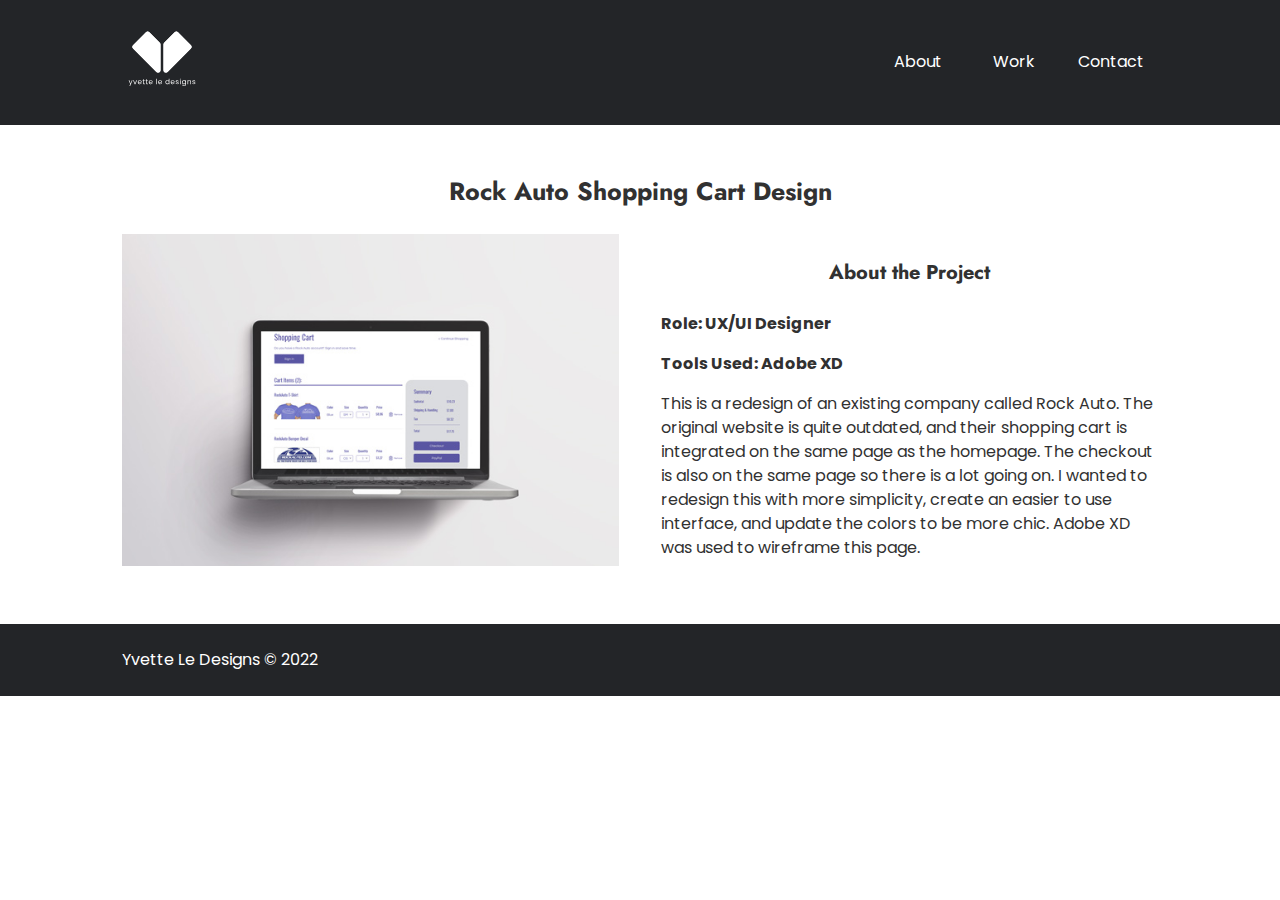
<file: rock-auto.html>
<!DOCTYPE html>
<html lang="en">

<head>
    <meta charset="UTF-8">
    <meta http-equiv="X-UA-Compatible" content="IE=edge">
    <meta name="viewport" content="width=device-width, initial-scale=1.0">
    <title>Yvette Le Designs - Rock Auto</title>
    <link rel="stylesheet" href="css/reset.css">
    <link rel="stylesheet" href="css/style.css">
    <link rel="stylesheet"
        href="https://fonts.googleapis.com/css2?family=Jost:wght@300;500&family=Poppins:wght@300;400;600&display=swap">
</head>

<body>
    <header>
        <div class="container nav-content">
            <div>
                <a href="index.html">
                    <h1 class="visuallyhidden">Yvette Le Designs</h1>
                    <span class="logo"><svg version="1.1" id="Layer_1" xmlns="http://www.w3.org/2000/svg"
                            xmlns:xlink="http://www.w3.org/1999/xlink" x="0px" y="0px" viewBox="0 0 75.74 65.93"
                            style="enable-background:new 0 0 75.74 65.93;" xml:space="preserve">
                            <g>
                                <g>
                                    <g class="st0">
                                        <path class="st1"
                                            d="M53.03,7.82c-0.88-0.88-2.31-0.88-3.19,0l-9.9,9.9c-0.42,0.42-0.66,1-0.66,1.6v24.46
                                        c0,2.01,2.43,3.02,3.85,1.6l22.12-22.12c0.88-0.88,0.88-2.31,0-3.19L53.03,7.82z" />
                                        <path class="st1" d="M25.9,7.8c-0.88-0.88-2.31-0.88-3.19,0L10.47,20.04c-0.88,0.88-0.88,2.31,0,3.19L32.6,45.36
                                        c1.42,1.42,3.85,0.41,3.85-1.6V19.31c0-0.6-0.24-1.17-0.66-1.59L25.9,7.8z" />
                                    </g>
                                    <path class="st2" d="M25.9,7.8c-0.88-0.88-2.31-0.88-3.19,0L10.47,20.04c-0.88,0.88-0.88,2.31,0,3.19L32.6,45.36
                                    c1.42,1.42,3.85,0.41,3.85-1.6V19.31c0-0.6-0.24-1.17-0.66-1.59L25.9,7.8z" />
                                    <path class="st2" d="M53.03,7.82c-0.88-0.88-2.31-0.88-3.19,0l-9.9,9.9c-0.42,0.42-0.66,1-0.66,1.6v24.46
                                    c0,2.01,2.43,3.02,3.85,1.6l22.12-22.12c0.88-0.88,0.88-2.31,0-3.19L53.03,7.82z" />
                                </g>
                                <g>
                                    <path class="st2"
                                        d="M9.94,53.23L7.7,58.71H7.06l0.73-1.79l-1.5-3.68h0.69l1.17,3.02l1.16-3.02H9.94z" />
                                    <path class="st2"
                                        d="M12.35,56.38l1.16-3.15h0.66l-1.46,3.73h-0.72l-1.46-3.73h0.67L12.35,56.38z" />
                                    <path class="st2"
                                        d="M18.57,55.32h-2.98c0.02,0.37,0.15,0.65,0.38,0.86c0.23,0.21,0.51,0.31,0.83,0.31c0.27,0,0.49-0.06,0.67-0.19
                                    c0.18-0.12,0.3-0.29,0.38-0.5h0.67c-0.1,0.36-0.3,0.65-0.6,0.87c-0.3,0.22-0.67,0.34-1.11,0.34c-0.35,0-0.67-0.08-0.95-0.24
                                    c-0.28-0.16-0.5-0.38-0.66-0.68c-0.16-0.29-0.24-0.63-0.24-1.02c0-0.39,0.08-0.72,0.23-1.01c0.15-0.29,0.37-0.51,0.65-0.67
                                    c0.28-0.16,0.6-0.23,0.96-0.23c0.35,0,0.67,0.08,0.94,0.23c0.27,0.15,0.48,0.37,0.63,0.64c0.15,0.27,0.22,0.57,0.22,0.91
                                    C18.59,55.07,18.58,55.19,18.57,55.32z M17.79,54.21c-0.1-0.17-0.25-0.3-0.42-0.39c-0.18-0.09-0.38-0.13-0.59-0.13
                                    c-0.31,0-0.58,0.1-0.8,0.3c-0.22,0.2-0.35,0.48-0.38,0.83h2.35C17.95,54.58,17.89,54.38,17.79,54.21z" />
                                    <path class="st2"
                                        d="M20.56,53.74v2.2c0,0.18,0.04,0.31,0.12,0.38c0.08,0.07,0.21,0.11,0.4,0.11h0.46v0.52h-0.56
                                    c-0.34,0-0.6-0.08-0.77-0.24c-0.17-0.16-0.26-0.42-0.26-0.78v-2.2h-0.48v-0.51h0.48v-0.94h0.62v0.94h0.97v0.51H20.56z" />
                                    <path class="st2"
                                        d="M23.45,53.74v2.2c0,0.18,0.04,0.31,0.12,0.38c0.08,0.07,0.21,0.11,0.4,0.11h0.46v0.52h-0.56
                                    c-0.34,0-0.6-0.08-0.77-0.24c-0.17-0.16-0.26-0.42-0.26-0.78v-2.2h-0.48v-0.51h0.48v-0.94h0.62v0.94h0.97v0.51H23.45z" />
                                    <path class="st2"
                                        d="M28.95,55.32h-2.98c0.02,0.37,0.15,0.65,0.38,0.86c0.23,0.21,0.51,0.31,0.83,0.31c0.27,0,0.49-0.06,0.67-0.19
                                    c0.18-0.12,0.3-0.29,0.38-0.5h0.67c-0.1,0.36-0.3,0.65-0.6,0.87c-0.3,0.22-0.67,0.34-1.11,0.34c-0.35,0-0.67-0.08-0.95-0.24
                                    c-0.28-0.16-0.5-0.38-0.66-0.68c-0.16-0.29-0.24-0.63-0.24-1.02c0-0.39,0.08-0.72,0.23-1.01c0.15-0.29,0.37-0.51,0.65-0.67
                                    c0.28-0.16,0.6-0.23,0.96-0.23c0.35,0,0.67,0.08,0.94,0.23c0.27,0.15,0.48,0.37,0.63,0.64c0.15,0.27,0.22,0.57,0.22,0.91
                                    C28.97,55.07,28.97,55.19,28.95,55.32z M28.18,54.21c-0.1-0.17-0.25-0.3-0.42-0.39c-0.18-0.09-0.38-0.13-0.59-0.13
                                    c-0.31,0-0.58,0.1-0.8,0.3c-0.22,0.2-0.35,0.48-0.38,0.83h2.35C28.33,54.58,28.28,54.38,28.18,54.21z" />
                                    <path class="st2" d="M33.04,51.92v5.03h-0.62v-5.03H33.04z" />
                                    <path class="st2"
                                        d="M37.88,55.32H34.9c0.02,0.37,0.15,0.65,0.38,0.86c0.23,0.21,0.51,0.31,0.83,0.31c0.27,0,0.49-0.06,0.67-0.19
                                    c0.18-0.12,0.3-0.29,0.38-0.5h0.67c-0.1,0.36-0.3,0.65-0.6,0.87c-0.3,0.22-0.67,0.34-1.11,0.34c-0.35,0-0.67-0.08-0.95-0.24
                                    c-0.28-0.16-0.5-0.38-0.66-0.68c-0.16-0.29-0.24-0.63-0.24-1.02c0-0.39,0.08-0.72,0.23-1.01c0.15-0.29,0.37-0.51,0.65-0.67
                                    c0.28-0.16,0.6-0.23,0.96-0.23c0.35,0,0.67,0.08,0.94,0.23c0.27,0.15,0.48,0.37,0.63,0.64c0.15,0.27,0.22,0.57,0.22,0.91
                                    C37.9,55.07,37.89,55.19,37.88,55.32z M37.1,54.21c-0.1-0.17-0.25-0.3-0.42-0.39c-0.18-0.09-0.38-0.13-0.59-0.13
                                    c-0.31,0-0.58,0.1-0.8,0.3c-0.22,0.2-0.35,0.48-0.38,0.83h2.35C37.26,54.58,37.21,54.38,37.1,54.21z" />
                                    <path class="st2"
                                        d="M41.34,54.07c0.15-0.29,0.37-0.51,0.64-0.67s0.57-0.24,0.91-0.24c0.29,0,0.56,0.07,0.81,0.2
                                    c0.25,0.13,0.44,0.31,0.57,0.53v-1.97h0.63v5.03h-0.63v-0.7c-0.12,0.22-0.3,0.4-0.54,0.55c-0.24,0.14-0.52,0.21-0.84,0.21
                                    c-0.33,0-0.63-0.08-0.9-0.24s-0.48-0.39-0.64-0.69c-0.15-0.29-0.23-0.63-0.23-1.01C41.11,54.7,41.19,54.36,41.34,54.07z
                                     M44.1,54.35c-0.11-0.21-0.27-0.37-0.46-0.48c-0.19-0.11-0.4-0.17-0.64-0.17s-0.44,0.05-0.63,0.16c-0.19,0.11-0.34,0.27-0.46,0.48
                                    s-0.17,0.45-0.17,0.73c0,0.29,0.06,0.53,0.17,0.74c0.11,0.21,0.27,0.37,0.46,0.48c0.19,0.11,0.4,0.17,0.63,0.17
                                    s0.44-0.06,0.64-0.17c0.19-0.11,0.35-0.27,0.46-0.48c0.11-0.21,0.17-0.46,0.17-0.74C44.27,54.8,44.21,54.56,44.1,54.35z" />
                                    <path class="st2"
                                        d="M49.73,55.32h-2.98c0.02,0.37,0.15,0.65,0.38,0.86c0.23,0.21,0.51,0.31,0.83,0.31c0.27,0,0.49-0.06,0.67-0.19
                                    c0.18-0.12,0.3-0.29,0.38-0.5h0.67c-0.1,0.36-0.3,0.65-0.6,0.87c-0.3,0.22-0.67,0.34-1.11,0.34c-0.35,0-0.67-0.08-0.95-0.24
                                    c-0.28-0.16-0.5-0.38-0.66-0.68c-0.16-0.29-0.24-0.63-0.24-1.02c0-0.39,0.08-0.72,0.23-1.01c0.15-0.29,0.37-0.51,0.65-0.67
                                    c0.28-0.16,0.6-0.23,0.96-0.23c0.35,0,0.67,0.08,0.94,0.23c0.27,0.15,0.48,0.37,0.63,0.64c0.15,0.27,0.22,0.57,0.22,0.91
                                    C49.75,55.07,49.74,55.19,49.73,55.32z M48.95,54.21c-0.1-0.17-0.25-0.3-0.42-0.39c-0.18-0.09-0.38-0.13-0.59-0.13
                                    c-0.31,0-0.58,0.1-0.8,0.3c-0.22,0.2-0.35,0.48-0.38,0.83h2.35C49.11,54.58,49.06,54.38,48.95,54.21z" />
                                    <path class="st2"
                                        d="M51.52,56.87c-0.23-0.1-0.41-0.23-0.54-0.41c-0.13-0.17-0.2-0.37-0.22-0.6h0.64
                                    c0.02,0.19,0.11,0.34,0.26,0.46c0.16,0.12,0.36,0.18,0.62,0.18c0.24,0,0.42-0.05,0.56-0.16c0.14-0.1,0.2-0.24,0.2-0.39
                                    c0-0.16-0.07-0.28-0.22-0.36s-0.37-0.16-0.67-0.23c-0.28-0.07-0.5-0.15-0.68-0.22c-0.17-0.07-0.32-0.19-0.45-0.33
                                    c-0.12-0.15-0.19-0.34-0.19-0.58c0-0.19,0.06-0.36,0.17-0.52c0.11-0.16,0.27-0.28,0.48-0.38c0.21-0.09,0.45-0.14,0.71-0.14
                                    c0.41,0,0.75,0.1,1,0.31c0.25,0.21,0.39,0.49,0.41,0.86H53c-0.01-0.19-0.09-0.35-0.23-0.47c-0.14-0.12-0.33-0.18-0.57-0.18
                                    c-0.22,0-0.4,0.05-0.53,0.14c-0.13,0.1-0.2,0.22-0.2,0.37c0,0.12,0.04,0.22,0.12,0.3c0.08,0.08,0.18,0.14,0.3,0.19
                                    c0.12,0.05,0.29,0.1,0.5,0.16c0.27,0.07,0.48,0.14,0.65,0.21c0.17,0.07,0.31,0.18,0.43,0.32c0.12,0.14,0.18,0.32,0.19,0.55
                                    c0,0.2-0.06,0.39-0.17,0.55c-0.11,0.16-0.27,0.29-0.48,0.38c-0.21,0.09-0.44,0.14-0.71,0.14C52,57.01,51.75,56.97,51.52,56.87z" />
                                    <path class="st2" d="M54.95,52.5c-0.08-0.08-0.12-0.18-0.12-0.3s0.04-0.22,0.12-0.3s0.18-0.12,0.3-0.12
                                    c0.11,0,0.21,0.04,0.29,0.12c0.08,0.08,0.12,0.18,0.12,0.3s-0.04,0.22-0.12,0.3c-0.08,0.08-0.18,0.12-0.29,0.12
                                    C55.13,52.62,55.03,52.58,54.95,52.5z M55.54,53.23v3.73h-0.62v-3.73H55.54z" />
                                    <path class="st2" d="M59.39,53.38c0.24,0.14,0.42,0.32,0.54,0.53v-0.68h0.63v3.81c0,0.34-0.07,0.64-0.22,0.91
                                    c-0.15,0.27-0.35,0.47-0.62,0.62c-0.27,0.15-0.58,0.22-0.94,0.22c-0.49,0-0.9-0.12-1.22-0.35c-0.33-0.23-0.52-0.55-0.58-0.94h0.61
                                    c0.07,0.23,0.21,0.41,0.42,0.55c0.21,0.14,0.47,0.21,0.77,0.21c0.34,0,0.62-0.11,0.83-0.32c0.22-0.21,0.32-0.51,0.32-0.9v-0.78
                                    c-0.12,0.22-0.3,0.4-0.54,0.54c-0.24,0.15-0.52,0.22-0.84,0.22c-0.33,0-0.63-0.08-0.9-0.24s-0.48-0.39-0.64-0.69
                                    c-0.15-0.29-0.23-0.63-0.23-1.01c0-0.38,0.08-0.71,0.23-1c0.15-0.29,0.37-0.51,0.64-0.67s0.57-0.24,0.9-0.24
                                    C58.86,53.17,59.15,53.24,59.39,53.38z M59.76,54.35c-0.11-0.21-0.27-0.37-0.46-0.48c-0.19-0.11-0.4-0.17-0.64-0.17
                                    s-0.44,0.05-0.63,0.16c-0.19,0.11-0.34,0.27-0.46,0.48c-0.11,0.21-0.17,0.45-0.17,0.73c0,0.29,0.06,0.53,0.17,0.74
                                    c0.11,0.21,0.27,0.37,0.46,0.48c0.19,0.11,0.4,0.17,0.63,0.17s0.44-0.06,0.64-0.17c0.19-0.11,0.35-0.27,0.46-0.48
                                    c0.11-0.21,0.17-0.46,0.17-0.74C59.93,54.8,59.87,54.56,59.76,54.35z" />
                                    <path class="st2"
                                        d="M64.93,53.57c0.28,0.27,0.42,0.67,0.42,1.19v2.2h-0.61v-2.11c0-0.37-0.09-0.66-0.28-0.85
                                    c-0.19-0.2-0.44-0.3-0.76-0.3c-0.33,0-0.59,0.1-0.78,0.31c-0.19,0.2-0.29,0.5-0.29,0.89v2.06h-0.62v-3.73h0.62v0.53
                                    c0.12-0.19,0.29-0.34,0.5-0.44c0.21-0.1,0.44-0.16,0.7-0.16C64.28,53.16,64.64,53.3,64.93,53.57z" />
                                    <path class="st2"
                                        d="M67.32,56.87c-0.23-0.1-0.41-0.23-0.54-0.41c-0.13-0.17-0.2-0.37-0.22-0.6h0.64
                                    c0.02,0.19,0.11,0.34,0.26,0.46c0.16,0.12,0.36,0.18,0.62,0.18c0.24,0,0.42-0.05,0.56-0.16c0.14-0.1,0.2-0.24,0.2-0.39
                                    c0-0.16-0.07-0.28-0.22-0.36c-0.15-0.08-0.37-0.16-0.67-0.23c-0.28-0.07-0.5-0.15-0.68-0.22c-0.17-0.07-0.32-0.19-0.45-0.33
                                    c-0.12-0.15-0.19-0.34-0.19-0.58c0-0.19,0.06-0.36,0.17-0.52c0.11-0.16,0.27-0.28,0.48-0.38c0.21-0.09,0.45-0.14,0.71-0.14
                                    c0.41,0,0.75,0.1,1,0.31c0.25,0.21,0.39,0.49,0.41,0.86h-0.62c-0.01-0.19-0.09-0.35-0.23-0.47c-0.14-0.12-0.33-0.18-0.57-0.18
                                    c-0.22,0-0.4,0.05-0.53,0.14c-0.13,0.1-0.2,0.22-0.2,0.37c0,0.12,0.04,0.22,0.12,0.3c0.08,0.08,0.18,0.14,0.3,0.19
                                    c0.12,0.05,0.29,0.1,0.5,0.16c0.27,0.07,0.48,0.14,0.65,0.21c0.17,0.07,0.31,0.18,0.43,0.32c0.12,0.14,0.18,0.32,0.19,0.55
                                    c0,0.2-0.06,0.39-0.17,0.55c-0.11,0.16-0.27,0.29-0.48,0.38c-0.21,0.09-0.44,0.14-0.71,0.14C67.8,57.01,67.54,56.97,67.32,56.87z" />
                                </g>
                            </g>
                        </svg></span>
                </a>
                <a href="#" class="menu-btn"><svg id="a" xmlns="http://www.w3.org/2000/svg" viewBox="0 0 38.85 26.31">
                        <path d="M30.99,4H7.86c-1.1,0-2-.9-2-2S6.76,0,7.86,0H30.99c1.1,0,2,.9,2,2s-.9,2-2,2Z" />
                        <path d="M36.85,15.16H2c-1.1,0-2-.9-2-2s.9-2,2-2H36.85c1.1,0,2,.9,2,2s-.9,2-2,2Z" />
                        <path d="M30.99,26.31H7.86c-1.1,0-2-.9-2-2s.9-2,2-2H30.99c1.1,0,2,.9,2,2s-.9,2-2,2Z" />
                    </svg></a>
            </div>
            <nav>
                <ul class="nav-links">
                    <li><a href="index.html#about">About</a></li>
                    <li><a href="index.html#work">Work</a></li>
                    <li><a href="index.html#contact">Contact</a></li>
                </ul>
            </nav>
        </div>
    </header>
    <main>
        <h3 class="project-title">Rock Auto Shopping Cart Design</h3>
        <div class="project">
            <div class="container">
                <img src="img/gallery-shopping-cart.jpg" alt="Rock Auto Shopping Cart">
                <div class="project-info-1">
                    <h4>About the Project</h4>
                    <div>
                        <p><b>Role: UX/UI Designer</b></p>
                        <p><b>Tools Used: Adobe XD</b></p>
                        <p>This is a redesign of an existing company called Rock Auto. The original 
                            website is quite outdated, and their shopping cart is integrated on the
                            same page as the homepage. The checkout is also on the same page so there
                            is a lot going on. I wanted to redesign this with more simplicity,
                            create an easier to use interface, and update the colors to be more chic.
                            Adobe XD was used to wireframe this page.
                        </p>
                    </div>
                </div>
            </div>
        </div>
    </main>
    <footer>
        <div class="container">
            <p>Yvette Le Designs &copy; 2022</p>
        </div>
    </footer>
    <script src="https://ajax.googleapis.com/ajax/libs/jquery/3.6.0/jquery.min.js"></script>
    <script src="js/main.js"></script>
</body>

</html>
</file>
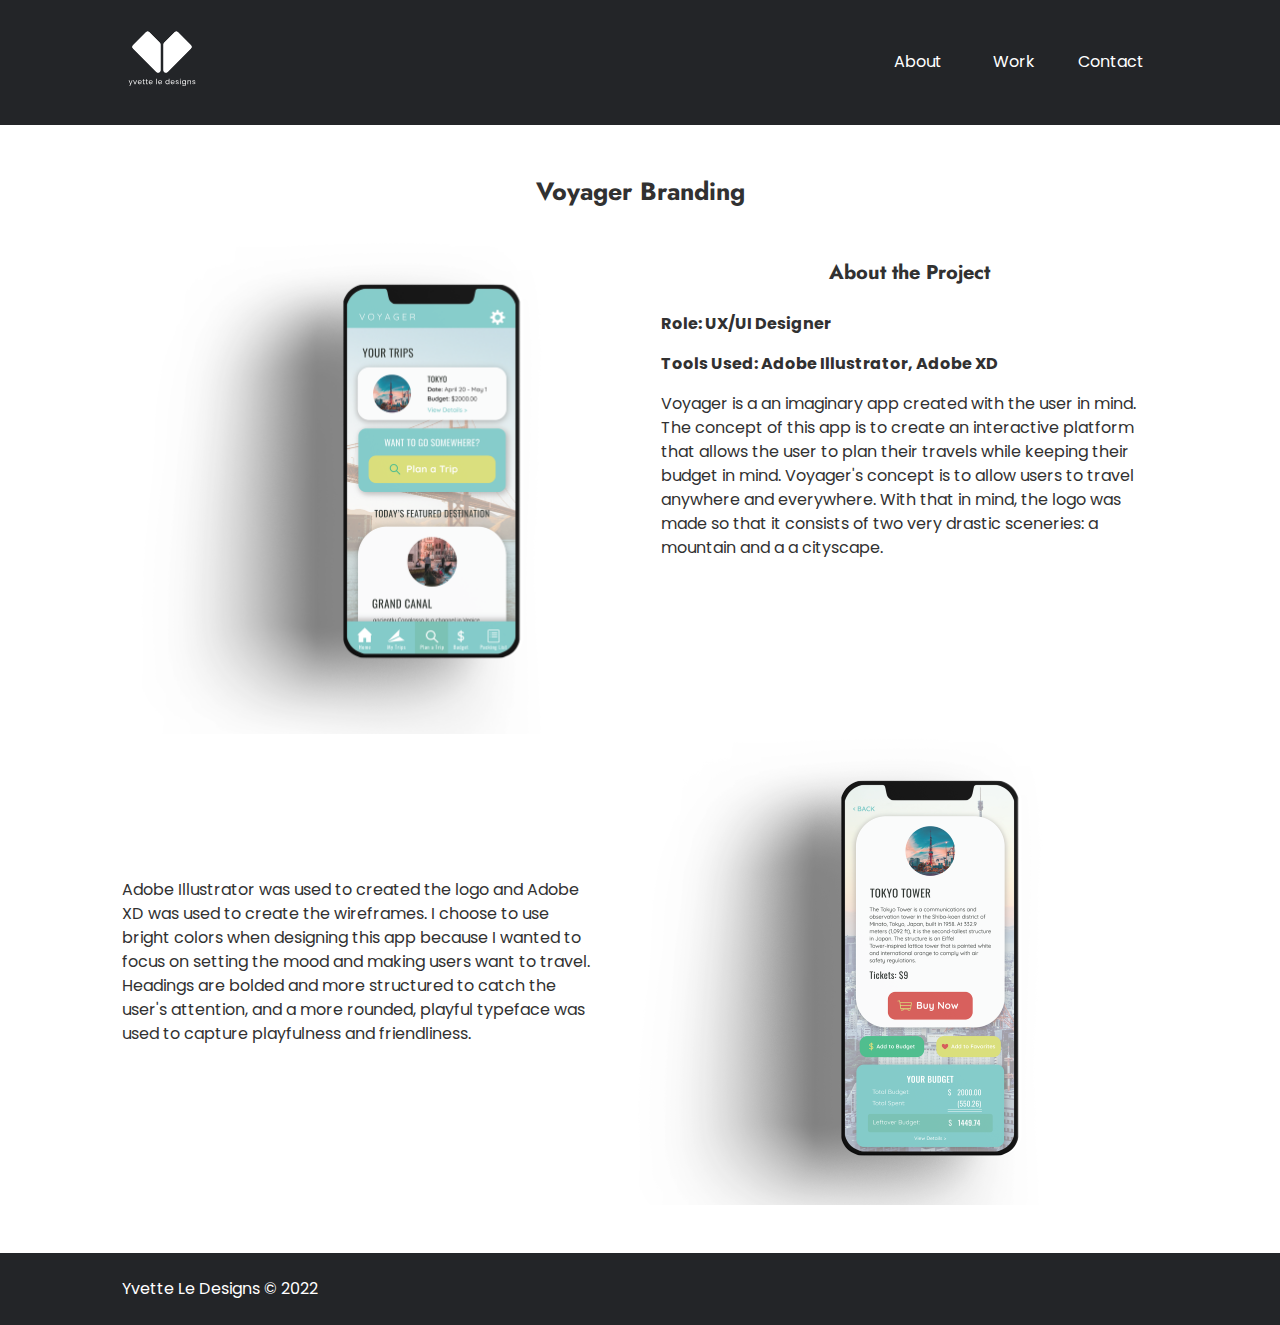
<file: voyager.html>
<!DOCTYPE html>
<html lang="en">

<head>
    <meta charset="UTF-8">
    <meta http-equiv="X-UA-Compatible" content="IE=edge">
    <meta name="viewport" content="width=device-width, initial-scale=1.0">
    <title>Yvette Le Designs - Voyager</title>
    <link rel="stylesheet" href="css/reset.css">
    <link rel="stylesheet" href="css/style.css">
    <link rel="stylesheet"
        href="https://fonts.googleapis.com/css2?family=Jost:wght@300;500&family=Poppins:wght@300;400;600&display=swap">
</head>

<body>
    <header>
        <div class="container nav-content">
            <div>
                <a href="index.html">
                    <h1 class="visuallyhidden">Yvette Le Designs</h1>
                    <span class="logo"><svg version="1.1" id="Layer_1" xmlns="http://www.w3.org/2000/svg"
                            xmlns:xlink="http://www.w3.org/1999/xlink" x="0px" y="0px" viewBox="0 0 75.74 65.93"
                            style="enable-background:new 0 0 75.74 65.93;" xml:space="preserve">
                            <g>
                                <g>
                                    <g class="st0">
                                        <path class="st1"
                                            d="M53.03,7.82c-0.88-0.88-2.31-0.88-3.19,0l-9.9,9.9c-0.42,0.42-0.66,1-0.66,1.6v24.46
                                        c0,2.01,2.43,3.02,3.85,1.6l22.12-22.12c0.88-0.88,0.88-2.31,0-3.19L53.03,7.82z" />
                                        <path class="st1" d="M25.9,7.8c-0.88-0.88-2.31-0.88-3.19,0L10.47,20.04c-0.88,0.88-0.88,2.31,0,3.19L32.6,45.36
                                        c1.42,1.42,3.85,0.41,3.85-1.6V19.31c0-0.6-0.24-1.17-0.66-1.59L25.9,7.8z" />
                                    </g>
                                    <path class="st2" d="M25.9,7.8c-0.88-0.88-2.31-0.88-3.19,0L10.47,20.04c-0.88,0.88-0.88,2.31,0,3.19L32.6,45.36
                                    c1.42,1.42,3.85,0.41,3.85-1.6V19.31c0-0.6-0.24-1.17-0.66-1.59L25.9,7.8z" />
                                    <path class="st2" d="M53.03,7.82c-0.88-0.88-2.31-0.88-3.19,0l-9.9,9.9c-0.42,0.42-0.66,1-0.66,1.6v24.46
                                    c0,2.01,2.43,3.02,3.85,1.6l22.12-22.12c0.88-0.88,0.88-2.31,0-3.19L53.03,7.82z" />
                                </g>
                                <g>
                                    <path class="st2"
                                        d="M9.94,53.23L7.7,58.71H7.06l0.73-1.79l-1.5-3.68h0.69l1.17,3.02l1.16-3.02H9.94z" />
                                    <path class="st2"
                                        d="M12.35,56.38l1.16-3.15h0.66l-1.46,3.73h-0.72l-1.46-3.73h0.67L12.35,56.38z" />
                                    <path class="st2"
                                        d="M18.57,55.32h-2.98c0.02,0.37,0.15,0.65,0.38,0.86c0.23,0.21,0.51,0.31,0.83,0.31c0.27,0,0.49-0.06,0.67-0.19
                                    c0.18-0.12,0.3-0.29,0.38-0.5h0.67c-0.1,0.36-0.3,0.65-0.6,0.87c-0.3,0.22-0.67,0.34-1.11,0.34c-0.35,0-0.67-0.08-0.95-0.24
                                    c-0.28-0.16-0.5-0.38-0.66-0.68c-0.16-0.29-0.24-0.63-0.24-1.02c0-0.39,0.08-0.72,0.23-1.01c0.15-0.29,0.37-0.51,0.65-0.67
                                    c0.28-0.16,0.6-0.23,0.96-0.23c0.35,0,0.67,0.08,0.94,0.23c0.27,0.15,0.48,0.37,0.63,0.64c0.15,0.27,0.22,0.57,0.22,0.91
                                    C18.59,55.07,18.58,55.19,18.57,55.32z M17.79,54.21c-0.1-0.17-0.25-0.3-0.42-0.39c-0.18-0.09-0.38-0.13-0.59-0.13
                                    c-0.31,0-0.58,0.1-0.8,0.3c-0.22,0.2-0.35,0.48-0.38,0.83h2.35C17.95,54.58,17.89,54.38,17.79,54.21z" />
                                    <path class="st2"
                                        d="M20.56,53.74v2.2c0,0.18,0.04,0.31,0.12,0.38c0.08,0.07,0.21,0.11,0.4,0.11h0.46v0.52h-0.56
                                    c-0.34,0-0.6-0.08-0.77-0.24c-0.17-0.16-0.26-0.42-0.26-0.78v-2.2h-0.48v-0.51h0.48v-0.94h0.62v0.94h0.97v0.51H20.56z" />
                                    <path class="st2"
                                        d="M23.45,53.74v2.2c0,0.18,0.04,0.31,0.12,0.38c0.08,0.07,0.21,0.11,0.4,0.11h0.46v0.52h-0.56
                                    c-0.34,0-0.6-0.08-0.77-0.24c-0.17-0.16-0.26-0.42-0.26-0.78v-2.2h-0.48v-0.51h0.48v-0.94h0.62v0.94h0.97v0.51H23.45z" />
                                    <path class="st2"
                                        d="M28.95,55.32h-2.98c0.02,0.37,0.15,0.65,0.38,0.86c0.23,0.21,0.51,0.31,0.83,0.31c0.27,0,0.49-0.06,0.67-0.19
                                    c0.18-0.12,0.3-0.29,0.38-0.5h0.67c-0.1,0.36-0.3,0.65-0.6,0.87c-0.3,0.22-0.67,0.34-1.11,0.34c-0.35,0-0.67-0.08-0.95-0.24
                                    c-0.28-0.16-0.5-0.38-0.66-0.68c-0.16-0.29-0.24-0.63-0.24-1.02c0-0.39,0.08-0.72,0.23-1.01c0.15-0.29,0.37-0.51,0.65-0.67
                                    c0.28-0.16,0.6-0.23,0.96-0.23c0.35,0,0.67,0.08,0.94,0.23c0.27,0.15,0.48,0.37,0.63,0.64c0.15,0.27,0.22,0.57,0.22,0.91
                                    C28.97,55.07,28.97,55.19,28.95,55.32z M28.18,54.21c-0.1-0.17-0.25-0.3-0.42-0.39c-0.18-0.09-0.38-0.13-0.59-0.13
                                    c-0.31,0-0.58,0.1-0.8,0.3c-0.22,0.2-0.35,0.48-0.38,0.83h2.35C28.33,54.58,28.28,54.38,28.18,54.21z" />
                                    <path class="st2" d="M33.04,51.92v5.03h-0.62v-5.03H33.04z" />
                                    <path class="st2"
                                        d="M37.88,55.32H34.9c0.02,0.37,0.15,0.65,0.38,0.86c0.23,0.21,0.51,0.31,0.83,0.31c0.27,0,0.49-0.06,0.67-0.19
                                    c0.18-0.12,0.3-0.29,0.38-0.5h0.67c-0.1,0.36-0.3,0.65-0.6,0.87c-0.3,0.22-0.67,0.34-1.11,0.34c-0.35,0-0.67-0.08-0.95-0.24
                                    c-0.28-0.16-0.5-0.38-0.66-0.68c-0.16-0.29-0.24-0.63-0.24-1.02c0-0.39,0.08-0.72,0.23-1.01c0.15-0.29,0.37-0.51,0.65-0.67
                                    c0.28-0.16,0.6-0.23,0.96-0.23c0.35,0,0.67,0.08,0.94,0.23c0.27,0.15,0.48,0.37,0.63,0.64c0.15,0.27,0.22,0.57,0.22,0.91
                                    C37.9,55.07,37.89,55.19,37.88,55.32z M37.1,54.21c-0.1-0.17-0.25-0.3-0.42-0.39c-0.18-0.09-0.38-0.13-0.59-0.13
                                    c-0.31,0-0.58,0.1-0.8,0.3c-0.22,0.2-0.35,0.48-0.38,0.83h2.35C37.26,54.58,37.21,54.38,37.1,54.21z" />
                                    <path class="st2"
                                        d="M41.34,54.07c0.15-0.29,0.37-0.51,0.64-0.67s0.57-0.24,0.91-0.24c0.29,0,0.56,0.07,0.81,0.2
                                    c0.25,0.13,0.44,0.31,0.57,0.53v-1.97h0.63v5.03h-0.63v-0.7c-0.12,0.22-0.3,0.4-0.54,0.55c-0.24,0.14-0.52,0.21-0.84,0.21
                                    c-0.33,0-0.63-0.08-0.9-0.24s-0.48-0.39-0.64-0.69c-0.15-0.29-0.23-0.63-0.23-1.01C41.11,54.7,41.19,54.36,41.34,54.07z
                                     M44.1,54.35c-0.11-0.21-0.27-0.37-0.46-0.48c-0.19-0.11-0.4-0.17-0.64-0.17s-0.44,0.05-0.63,0.16c-0.19,0.11-0.34,0.27-0.46,0.48
                                    s-0.17,0.45-0.17,0.73c0,0.29,0.06,0.53,0.17,0.74c0.11,0.21,0.27,0.37,0.46,0.48c0.19,0.11,0.4,0.17,0.63,0.17
                                    s0.44-0.06,0.64-0.17c0.19-0.11,0.35-0.27,0.46-0.48c0.11-0.21,0.17-0.46,0.17-0.74C44.27,54.8,44.21,54.56,44.1,54.35z" />
                                    <path class="st2"
                                        d="M49.73,55.32h-2.98c0.02,0.37,0.15,0.65,0.38,0.86c0.23,0.21,0.51,0.31,0.83,0.31c0.27,0,0.49-0.06,0.67-0.19
                                    c0.18-0.12,0.3-0.29,0.38-0.5h0.67c-0.1,0.36-0.3,0.65-0.6,0.87c-0.3,0.22-0.67,0.34-1.11,0.34c-0.35,0-0.67-0.08-0.95-0.24
                                    c-0.28-0.16-0.5-0.38-0.66-0.68c-0.16-0.29-0.24-0.63-0.24-1.02c0-0.39,0.08-0.72,0.23-1.01c0.15-0.29,0.37-0.51,0.65-0.67
                                    c0.28-0.16,0.6-0.23,0.96-0.23c0.35,0,0.67,0.08,0.94,0.23c0.27,0.15,0.48,0.37,0.63,0.64c0.15,0.27,0.22,0.57,0.22,0.91
                                    C49.75,55.07,49.74,55.19,49.73,55.32z M48.95,54.21c-0.1-0.17-0.25-0.3-0.42-0.39c-0.18-0.09-0.38-0.13-0.59-0.13
                                    c-0.31,0-0.58,0.1-0.8,0.3c-0.22,0.2-0.35,0.48-0.38,0.83h2.35C49.11,54.58,49.06,54.38,48.95,54.21z" />
                                    <path class="st2"
                                        d="M51.52,56.87c-0.23-0.1-0.41-0.23-0.54-0.41c-0.13-0.17-0.2-0.37-0.22-0.6h0.64
                                    c0.02,0.19,0.11,0.34,0.26,0.46c0.16,0.12,0.36,0.18,0.62,0.18c0.24,0,0.42-0.05,0.56-0.16c0.14-0.1,0.2-0.24,0.2-0.39
                                    c0-0.16-0.07-0.28-0.22-0.36s-0.37-0.16-0.67-0.23c-0.28-0.07-0.5-0.15-0.68-0.22c-0.17-0.07-0.32-0.19-0.45-0.33
                                    c-0.12-0.15-0.19-0.34-0.19-0.58c0-0.19,0.06-0.36,0.17-0.52c0.11-0.16,0.27-0.28,0.48-0.38c0.21-0.09,0.45-0.14,0.71-0.14
                                    c0.41,0,0.75,0.1,1,0.31c0.25,0.21,0.39,0.49,0.41,0.86H53c-0.01-0.19-0.09-0.35-0.23-0.47c-0.14-0.12-0.33-0.18-0.57-0.18
                                    c-0.22,0-0.4,0.05-0.53,0.14c-0.13,0.1-0.2,0.22-0.2,0.37c0,0.12,0.04,0.22,0.12,0.3c0.08,0.08,0.18,0.14,0.3,0.19
                                    c0.12,0.05,0.29,0.1,0.5,0.16c0.27,0.07,0.48,0.14,0.65,0.21c0.17,0.07,0.31,0.18,0.43,0.32c0.12,0.14,0.18,0.32,0.19,0.55
                                    c0,0.2-0.06,0.39-0.17,0.55c-0.11,0.16-0.27,0.29-0.48,0.38c-0.21,0.09-0.44,0.14-0.71,0.14C52,57.01,51.75,56.97,51.52,56.87z" />
                                    <path class="st2" d="M54.95,52.5c-0.08-0.08-0.12-0.18-0.12-0.3s0.04-0.22,0.12-0.3s0.18-0.12,0.3-0.12
                                    c0.11,0,0.21,0.04,0.29,0.12c0.08,0.08,0.12,0.18,0.12,0.3s-0.04,0.22-0.12,0.3c-0.08,0.08-0.18,0.12-0.29,0.12
                                    C55.13,52.62,55.03,52.58,54.95,52.5z M55.54,53.23v3.73h-0.62v-3.73H55.54z" />
                                    <path class="st2" d="M59.39,53.38c0.24,0.14,0.42,0.32,0.54,0.53v-0.68h0.63v3.81c0,0.34-0.07,0.64-0.22,0.91
                                    c-0.15,0.27-0.35,0.47-0.62,0.62c-0.27,0.15-0.58,0.22-0.94,0.22c-0.49,0-0.9-0.12-1.22-0.35c-0.33-0.23-0.52-0.55-0.58-0.94h0.61
                                    c0.07,0.23,0.21,0.41,0.42,0.55c0.21,0.14,0.47,0.21,0.77,0.21c0.34,0,0.62-0.11,0.83-0.32c0.22-0.21,0.32-0.51,0.32-0.9v-0.78
                                    c-0.12,0.22-0.3,0.4-0.54,0.54c-0.24,0.15-0.52,0.22-0.84,0.22c-0.33,0-0.63-0.08-0.9-0.24s-0.48-0.39-0.64-0.69
                                    c-0.15-0.29-0.23-0.63-0.23-1.01c0-0.38,0.08-0.71,0.23-1c0.15-0.29,0.37-0.51,0.64-0.67s0.57-0.24,0.9-0.24
                                    C58.86,53.17,59.15,53.24,59.39,53.38z M59.76,54.35c-0.11-0.21-0.27-0.37-0.46-0.48c-0.19-0.11-0.4-0.17-0.64-0.17
                                    s-0.44,0.05-0.63,0.16c-0.19,0.11-0.34,0.27-0.46,0.48c-0.11,0.21-0.17,0.45-0.17,0.73c0,0.29,0.06,0.53,0.17,0.74
                                    c0.11,0.21,0.27,0.37,0.46,0.48c0.19,0.11,0.4,0.17,0.63,0.17s0.44-0.06,0.64-0.17c0.19-0.11,0.35-0.27,0.46-0.48
                                    c0.11-0.21,0.17-0.46,0.17-0.74C59.93,54.8,59.87,54.56,59.76,54.35z" />
                                    <path class="st2"
                                        d="M64.93,53.57c0.28,0.27,0.42,0.67,0.42,1.19v2.2h-0.61v-2.11c0-0.37-0.09-0.66-0.28-0.85
                                    c-0.19-0.2-0.44-0.3-0.76-0.3c-0.33,0-0.59,0.1-0.78,0.31c-0.19,0.2-0.29,0.5-0.29,0.89v2.06h-0.62v-3.73h0.62v0.53
                                    c0.12-0.19,0.29-0.34,0.5-0.44c0.21-0.1,0.44-0.16,0.7-0.16C64.28,53.16,64.64,53.3,64.93,53.57z" />
                                    <path class="st2"
                                        d="M67.32,56.87c-0.23-0.1-0.41-0.23-0.54-0.41c-0.13-0.17-0.2-0.37-0.22-0.6h0.64
                                    c0.02,0.19,0.11,0.34,0.26,0.46c0.16,0.12,0.36,0.18,0.62,0.18c0.24,0,0.42-0.05,0.56-0.16c0.14-0.1,0.2-0.24,0.2-0.39
                                    c0-0.16-0.07-0.28-0.22-0.36c-0.15-0.08-0.37-0.16-0.67-0.23c-0.28-0.07-0.5-0.15-0.68-0.22c-0.17-0.07-0.32-0.19-0.45-0.33
                                    c-0.12-0.15-0.19-0.34-0.19-0.58c0-0.19,0.06-0.36,0.17-0.52c0.11-0.16,0.27-0.28,0.48-0.38c0.21-0.09,0.45-0.14,0.71-0.14
                                    c0.41,0,0.75,0.1,1,0.31c0.25,0.21,0.39,0.49,0.41,0.86h-0.62c-0.01-0.19-0.09-0.35-0.23-0.47c-0.14-0.12-0.33-0.18-0.57-0.18
                                    c-0.22,0-0.4,0.05-0.53,0.14c-0.13,0.1-0.2,0.22-0.2,0.37c0,0.12,0.04,0.22,0.12,0.3c0.08,0.08,0.18,0.14,0.3,0.19
                                    c0.12,0.05,0.29,0.1,0.5,0.16c0.27,0.07,0.48,0.14,0.65,0.21c0.17,0.07,0.31,0.18,0.43,0.32c0.12,0.14,0.18,0.32,0.19,0.55
                                    c0,0.2-0.06,0.39-0.17,0.55c-0.11,0.16-0.27,0.29-0.48,0.38c-0.21,0.09-0.44,0.14-0.71,0.14C67.8,57.01,67.54,56.97,67.32,56.87z" />
                                </g>
                            </g>
                        </svg></span>
                </a>
                <a href="#" class="menu-btn"><svg id="a" xmlns="http://www.w3.org/2000/svg" viewBox="0 0 38.85 26.31">
                        <path d="M30.99,4H7.86c-1.1,0-2-.9-2-2S6.76,0,7.86,0H30.99c1.1,0,2,.9,2,2s-.9,2-2,2Z" />
                        <path d="M36.85,15.16H2c-1.1,0-2-.9-2-2s.9-2,2-2H36.85c1.1,0,2,.9,2,2s-.9,2-2,2Z" />
                        <path d="M30.99,26.31H7.86c-1.1,0-2-.9-2-2s.9-2,2-2H30.99c1.1,0,2,.9,2,2s-.9,2-2,2Z" />
                    </svg></a>
            </div>
            <nav>
                <ul class="nav-links">
                    <li><a href="index.html#about">About</a></li>
                    <li><a href="index.html#work">Work</a></li>
                    <li><a href="index.html#contact">Contact</a></li>
                </ul>
            </nav>
        </div>
    </header>
    <main>
        <h3 class="project-title">Voyager Branding</h3>
        <div class="project">
            <div class="container">
                <img src="img/voyager-homescreen1.png" alt="Voyager App Screen">
                <div class="project-info-1">
                    <h4>About the Project</h4>
                    <div>
                        <p><b>Role: UX/UI Designer</b></p>
                        <p><b>Tools Used: Adobe Illustrator, Adobe XD</b></p>
                        <p>Voyager is a an imaginary app created with the user in mind. The concept of this app is to
                            create an
                            interactive platform that allows the user to plan their travels while keeping their budget
                            in mind.
                            Voyager's concept is to allow users to travel anywhere and everywhere. With that in mind,
                            the logo was
                            made so that it consists of two very drastic sceneries: a mountain and a a cityscape.
                        </p>

                    </div>
                </div>
                <div class="project-info-2">
                    <p>Adobe Illustrator was used to created the logo and Adobe XD was used to create the wireframes. I
                        choose to use bright colors when designing this app because I wanted to focus on setting the
                        mood and
                        making users want to travel. Headings are bolded and more structured to catch the user's
                        attention, and
                        a more rounded, playful typeface was used to capture playfulness and friendliness.
                    </p>
                    <img src="img/voyager-attractions1.png" alt="Voyager App Screen">
                </div>
            </div>
        </div>
    </main>
    <footer>
        <div class="container">
            <p>Yvette Le Designs &copy; 2022</p>
        </div>
    </footer>
    <script src="https://ajax.googleapis.com/ajax/libs/jquery/3.6.0/jquery.min.js"></script>
    <script src="js/main.js"></script>
</body>

</html>
</file>
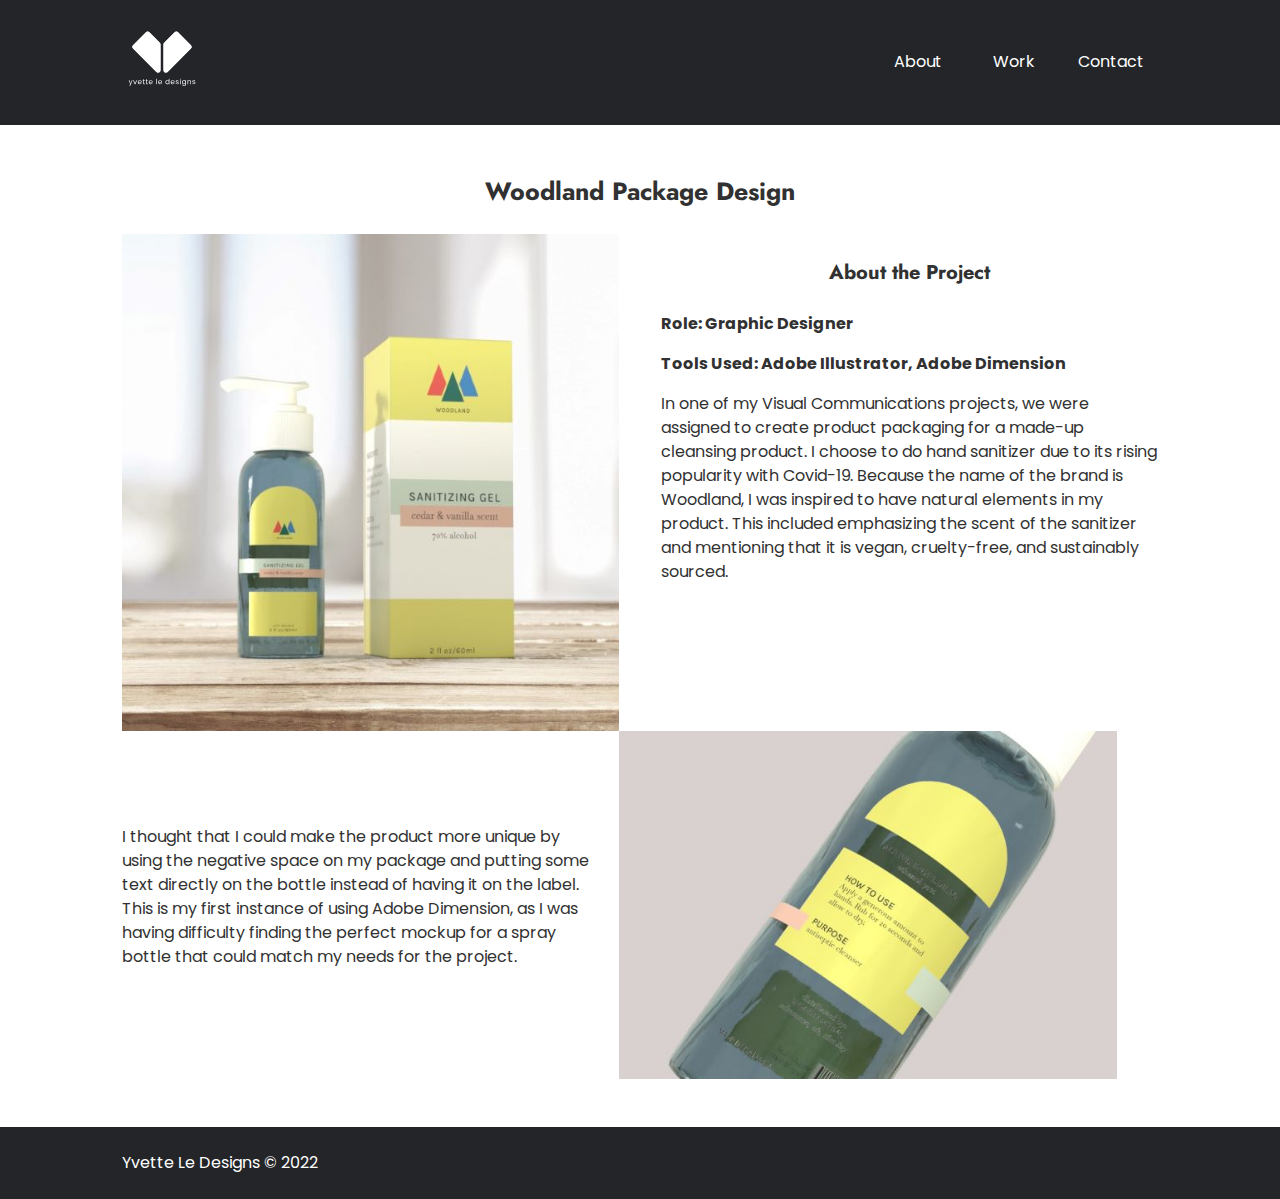
<file: woodland.html>
<!DOCTYPE html>
<html lang="en">

<head>
    <meta charset="UTF-8">
    <meta http-equiv="X-UA-Compatible" content="IE=edge">
    <meta name="viewport" content="width=device-width, initial-scale=1.0">
    <title>Yvette Le Designs - Woodland</title>
    <link rel="stylesheet" href="css/reset.css">
    <link rel="stylesheet" href="css/style.css">
    <link rel="stylesheet"
        href="https://fonts.googleapis.com/css2?family=Jost:wght@300;500&family=Poppins:wght@300;400;600&display=swap">
</head>

<body>
    <header>
        <div class="container nav-content">
            <div>
                <a href="index.html">
                    <h1 class="visuallyhidden">Yvette Le Designs</h1>
                    <span class="logo"><svg version="1.1" id="Layer_1" xmlns="http://www.w3.org/2000/svg"
                            xmlns:xlink="http://www.w3.org/1999/xlink" x="0px" y="0px" viewBox="0 0 75.74 65.93"
                            style="enable-background:new 0 0 75.74 65.93;" xml:space="preserve">
                            <g>
                                <g>
                                    <g class="st0">
                                        <path class="st1"
                                            d="M53.03,7.82c-0.88-0.88-2.31-0.88-3.19,0l-9.9,9.9c-0.42,0.42-0.66,1-0.66,1.6v24.46
                                        c0,2.01,2.43,3.02,3.85,1.6l22.12-22.12c0.88-0.88,0.88-2.31,0-3.19L53.03,7.82z" />
                                        <path class="st1" d="M25.9,7.8c-0.88-0.88-2.31-0.88-3.19,0L10.47,20.04c-0.88,0.88-0.88,2.31,0,3.19L32.6,45.36
                                        c1.42,1.42,3.85,0.41,3.85-1.6V19.31c0-0.6-0.24-1.17-0.66-1.59L25.9,7.8z" />
                                    </g>
                                    <path class="st2" d="M25.9,7.8c-0.88-0.88-2.31-0.88-3.19,0L10.47,20.04c-0.88,0.88-0.88,2.31,0,3.19L32.6,45.36
                                    c1.42,1.42,3.85,0.41,3.85-1.6V19.31c0-0.6-0.24-1.17-0.66-1.59L25.9,7.8z" />
                                    <path class="st2" d="M53.03,7.82c-0.88-0.88-2.31-0.88-3.19,0l-9.9,9.9c-0.42,0.42-0.66,1-0.66,1.6v24.46
                                    c0,2.01,2.43,3.02,3.85,1.6l22.12-22.12c0.88-0.88,0.88-2.31,0-3.19L53.03,7.82z" />
                                </g>
                                <g>
                                    <path class="st2"
                                        d="M9.94,53.23L7.7,58.71H7.06l0.73-1.79l-1.5-3.68h0.69l1.17,3.02l1.16-3.02H9.94z" />
                                    <path class="st2"
                                        d="M12.35,56.38l1.16-3.15h0.66l-1.46,3.73h-0.72l-1.46-3.73h0.67L12.35,56.38z" />
                                    <path class="st2"
                                        d="M18.57,55.32h-2.98c0.02,0.37,0.15,0.65,0.38,0.86c0.23,0.21,0.51,0.31,0.83,0.31c0.27,0,0.49-0.06,0.67-0.19
                                    c0.18-0.12,0.3-0.29,0.38-0.5h0.67c-0.1,0.36-0.3,0.65-0.6,0.87c-0.3,0.22-0.67,0.34-1.11,0.34c-0.35,0-0.67-0.08-0.95-0.24
                                    c-0.28-0.16-0.5-0.38-0.66-0.68c-0.16-0.29-0.24-0.63-0.24-1.02c0-0.39,0.08-0.72,0.23-1.01c0.15-0.29,0.37-0.51,0.65-0.67
                                    c0.28-0.16,0.6-0.23,0.96-0.23c0.35,0,0.67,0.08,0.94,0.23c0.27,0.15,0.48,0.37,0.63,0.64c0.15,0.27,0.22,0.57,0.22,0.91
                                    C18.59,55.07,18.58,55.19,18.57,55.32z M17.79,54.21c-0.1-0.17-0.25-0.3-0.42-0.39c-0.18-0.09-0.38-0.13-0.59-0.13
                                    c-0.31,0-0.58,0.1-0.8,0.3c-0.22,0.2-0.35,0.48-0.38,0.83h2.35C17.95,54.58,17.89,54.38,17.79,54.21z" />
                                    <path class="st2"
                                        d="M20.56,53.74v2.2c0,0.18,0.04,0.31,0.12,0.38c0.08,0.07,0.21,0.11,0.4,0.11h0.46v0.52h-0.56
                                    c-0.34,0-0.6-0.08-0.77-0.24c-0.17-0.16-0.26-0.42-0.26-0.78v-2.2h-0.48v-0.51h0.48v-0.94h0.62v0.94h0.97v0.51H20.56z" />
                                    <path class="st2"
                                        d="M23.45,53.74v2.2c0,0.18,0.04,0.31,0.12,0.38c0.08,0.07,0.21,0.11,0.4,0.11h0.46v0.52h-0.56
                                    c-0.34,0-0.6-0.08-0.77-0.24c-0.17-0.16-0.26-0.42-0.26-0.78v-2.2h-0.48v-0.51h0.48v-0.94h0.62v0.94h0.97v0.51H23.45z" />
                                    <path class="st2"
                                        d="M28.95,55.32h-2.98c0.02,0.37,0.15,0.65,0.38,0.86c0.23,0.21,0.51,0.31,0.83,0.31c0.27,0,0.49-0.06,0.67-0.19
                                    c0.18-0.12,0.3-0.29,0.38-0.5h0.67c-0.1,0.36-0.3,0.65-0.6,0.87c-0.3,0.22-0.67,0.34-1.11,0.34c-0.35,0-0.67-0.08-0.95-0.24
                                    c-0.28-0.16-0.5-0.38-0.66-0.68c-0.16-0.29-0.24-0.63-0.24-1.02c0-0.39,0.08-0.72,0.23-1.01c0.15-0.29,0.37-0.51,0.65-0.67
                                    c0.28-0.16,0.6-0.23,0.96-0.23c0.35,0,0.67,0.08,0.94,0.23c0.27,0.15,0.48,0.37,0.63,0.64c0.15,0.27,0.22,0.57,0.22,0.91
                                    C28.97,55.07,28.97,55.19,28.95,55.32z M28.18,54.21c-0.1-0.17-0.25-0.3-0.42-0.39c-0.18-0.09-0.38-0.13-0.59-0.13
                                    c-0.31,0-0.58,0.1-0.8,0.3c-0.22,0.2-0.35,0.48-0.38,0.83h2.35C28.33,54.58,28.28,54.38,28.18,54.21z" />
                                    <path class="st2" d="M33.04,51.92v5.03h-0.62v-5.03H33.04z" />
                                    <path class="st2"
                                        d="M37.88,55.32H34.9c0.02,0.37,0.15,0.65,0.38,0.86c0.23,0.21,0.51,0.31,0.83,0.31c0.27,0,0.49-0.06,0.67-0.19
                                    c0.18-0.12,0.3-0.29,0.38-0.5h0.67c-0.1,0.36-0.3,0.65-0.6,0.87c-0.3,0.22-0.67,0.34-1.11,0.34c-0.35,0-0.67-0.08-0.95-0.24
                                    c-0.28-0.16-0.5-0.38-0.66-0.68c-0.16-0.29-0.24-0.63-0.24-1.02c0-0.39,0.08-0.72,0.23-1.01c0.15-0.29,0.37-0.51,0.65-0.67
                                    c0.28-0.16,0.6-0.23,0.96-0.23c0.35,0,0.67,0.08,0.94,0.23c0.27,0.15,0.48,0.37,0.63,0.64c0.15,0.27,0.22,0.57,0.22,0.91
                                    C37.9,55.07,37.89,55.19,37.88,55.32z M37.1,54.21c-0.1-0.17-0.25-0.3-0.42-0.39c-0.18-0.09-0.38-0.13-0.59-0.13
                                    c-0.31,0-0.58,0.1-0.8,0.3c-0.22,0.2-0.35,0.48-0.38,0.83h2.35C37.26,54.58,37.21,54.38,37.1,54.21z" />
                                    <path class="st2"
                                        d="M41.34,54.07c0.15-0.29,0.37-0.51,0.64-0.67s0.57-0.24,0.91-0.24c0.29,0,0.56,0.07,0.81,0.2
                                    c0.25,0.13,0.44,0.31,0.57,0.53v-1.97h0.63v5.03h-0.63v-0.7c-0.12,0.22-0.3,0.4-0.54,0.55c-0.24,0.14-0.52,0.21-0.84,0.21
                                    c-0.33,0-0.63-0.08-0.9-0.24s-0.48-0.39-0.64-0.69c-0.15-0.29-0.23-0.63-0.23-1.01C41.11,54.7,41.19,54.36,41.34,54.07z
                                     M44.1,54.35c-0.11-0.21-0.27-0.37-0.46-0.48c-0.19-0.11-0.4-0.17-0.64-0.17s-0.44,0.05-0.63,0.16c-0.19,0.11-0.34,0.27-0.46,0.48
                                    s-0.17,0.45-0.17,0.73c0,0.29,0.06,0.53,0.17,0.74c0.11,0.21,0.27,0.37,0.46,0.48c0.19,0.11,0.4,0.17,0.63,0.17
                                    s0.44-0.06,0.64-0.17c0.19-0.11,0.35-0.27,0.46-0.48c0.11-0.21,0.17-0.46,0.17-0.74C44.27,54.8,44.21,54.56,44.1,54.35z" />
                                    <path class="st2"
                                        d="M49.73,55.32h-2.98c0.02,0.37,0.15,0.65,0.38,0.86c0.23,0.21,0.51,0.31,0.83,0.31c0.27,0,0.49-0.06,0.67-0.19
                                    c0.18-0.12,0.3-0.29,0.38-0.5h0.67c-0.1,0.36-0.3,0.65-0.6,0.87c-0.3,0.22-0.67,0.34-1.11,0.34c-0.35,0-0.67-0.08-0.95-0.24
                                    c-0.28-0.16-0.5-0.38-0.66-0.68c-0.16-0.29-0.24-0.63-0.24-1.02c0-0.39,0.08-0.72,0.23-1.01c0.15-0.29,0.37-0.51,0.65-0.67
                                    c0.28-0.16,0.6-0.23,0.96-0.23c0.35,0,0.67,0.08,0.94,0.23c0.27,0.15,0.48,0.37,0.63,0.64c0.15,0.27,0.22,0.57,0.22,0.91
                                    C49.75,55.07,49.74,55.19,49.73,55.32z M48.95,54.21c-0.1-0.17-0.25-0.3-0.42-0.39c-0.18-0.09-0.38-0.13-0.59-0.13
                                    c-0.31,0-0.58,0.1-0.8,0.3c-0.22,0.2-0.35,0.48-0.38,0.83h2.35C49.11,54.58,49.06,54.38,48.95,54.21z" />
                                    <path class="st2"
                                        d="M51.52,56.87c-0.23-0.1-0.41-0.23-0.54-0.41c-0.13-0.17-0.2-0.37-0.22-0.6h0.64
                                    c0.02,0.19,0.11,0.34,0.26,0.46c0.16,0.12,0.36,0.18,0.62,0.18c0.24,0,0.42-0.05,0.56-0.16c0.14-0.1,0.2-0.24,0.2-0.39
                                    c0-0.16-0.07-0.28-0.22-0.36s-0.37-0.16-0.67-0.23c-0.28-0.07-0.5-0.15-0.68-0.22c-0.17-0.07-0.32-0.19-0.45-0.33
                                    c-0.12-0.15-0.19-0.34-0.19-0.58c0-0.19,0.06-0.36,0.17-0.52c0.11-0.16,0.27-0.28,0.48-0.38c0.21-0.09,0.45-0.14,0.71-0.14
                                    c0.41,0,0.75,0.1,1,0.31c0.25,0.21,0.39,0.49,0.41,0.86H53c-0.01-0.19-0.09-0.35-0.23-0.47c-0.14-0.12-0.33-0.18-0.57-0.18
                                    c-0.22,0-0.4,0.05-0.53,0.14c-0.13,0.1-0.2,0.22-0.2,0.37c0,0.12,0.04,0.22,0.12,0.3c0.08,0.08,0.18,0.14,0.3,0.19
                                    c0.12,0.05,0.29,0.1,0.5,0.16c0.27,0.07,0.48,0.14,0.65,0.21c0.17,0.07,0.31,0.18,0.43,0.32c0.12,0.14,0.18,0.32,0.19,0.55
                                    c0,0.2-0.06,0.39-0.17,0.55c-0.11,0.16-0.27,0.29-0.48,0.38c-0.21,0.09-0.44,0.14-0.71,0.14C52,57.01,51.75,56.97,51.52,56.87z" />
                                    <path class="st2" d="M54.95,52.5c-0.08-0.08-0.12-0.18-0.12-0.3s0.04-0.22,0.12-0.3s0.18-0.12,0.3-0.12
                                    c0.11,0,0.21,0.04,0.29,0.12c0.08,0.08,0.12,0.18,0.12,0.3s-0.04,0.22-0.12,0.3c-0.08,0.08-0.18,0.12-0.29,0.12
                                    C55.13,52.62,55.03,52.58,54.95,52.5z M55.54,53.23v3.73h-0.62v-3.73H55.54z" />
                                    <path class="st2" d="M59.39,53.38c0.24,0.14,0.42,0.32,0.54,0.53v-0.68h0.63v3.81c0,0.34-0.07,0.64-0.22,0.91
                                    c-0.15,0.27-0.35,0.47-0.62,0.62c-0.27,0.15-0.58,0.22-0.94,0.22c-0.49,0-0.9-0.12-1.22-0.35c-0.33-0.23-0.52-0.55-0.58-0.94h0.61
                                    c0.07,0.23,0.21,0.41,0.42,0.55c0.21,0.14,0.47,0.21,0.77,0.21c0.34,0,0.62-0.11,0.83-0.32c0.22-0.21,0.32-0.51,0.32-0.9v-0.78
                                    c-0.12,0.22-0.3,0.4-0.54,0.54c-0.24,0.15-0.52,0.22-0.84,0.22c-0.33,0-0.63-0.08-0.9-0.24s-0.48-0.39-0.64-0.69
                                    c-0.15-0.29-0.23-0.63-0.23-1.01c0-0.38,0.08-0.71,0.23-1c0.15-0.29,0.37-0.51,0.64-0.67s0.57-0.24,0.9-0.24
                                    C58.86,53.17,59.15,53.24,59.39,53.38z M59.76,54.35c-0.11-0.21-0.27-0.37-0.46-0.48c-0.19-0.11-0.4-0.17-0.64-0.17
                                    s-0.44,0.05-0.63,0.16c-0.19,0.11-0.34,0.27-0.46,0.48c-0.11,0.21-0.17,0.45-0.17,0.73c0,0.29,0.06,0.53,0.17,0.74
                                    c0.11,0.21,0.27,0.37,0.46,0.48c0.19,0.11,0.4,0.17,0.63,0.17s0.44-0.06,0.64-0.17c0.19-0.11,0.35-0.27,0.46-0.48
                                    c0.11-0.21,0.17-0.46,0.17-0.74C59.93,54.8,59.87,54.56,59.76,54.35z" />
                                    <path class="st2"
                                        d="M64.93,53.57c0.28,0.27,0.42,0.67,0.42,1.19v2.2h-0.61v-2.11c0-0.37-0.09-0.66-0.28-0.85
                                    c-0.19-0.2-0.44-0.3-0.76-0.3c-0.33,0-0.59,0.1-0.78,0.31c-0.19,0.2-0.29,0.5-0.29,0.89v2.06h-0.62v-3.73h0.62v0.53
                                    c0.12-0.19,0.29-0.34,0.5-0.44c0.21-0.1,0.44-0.16,0.7-0.16C64.28,53.16,64.64,53.3,64.93,53.57z" />
                                    <path class="st2"
                                        d="M67.32,56.87c-0.23-0.1-0.41-0.23-0.54-0.41c-0.13-0.17-0.2-0.37-0.22-0.6h0.64
                                    c0.02,0.19,0.11,0.34,0.26,0.46c0.16,0.12,0.36,0.18,0.62,0.18c0.24,0,0.42-0.05,0.56-0.16c0.14-0.1,0.2-0.24,0.2-0.39
                                    c0-0.16-0.07-0.28-0.22-0.36c-0.15-0.08-0.37-0.16-0.67-0.23c-0.28-0.07-0.5-0.15-0.68-0.22c-0.17-0.07-0.32-0.19-0.45-0.33
                                    c-0.12-0.15-0.19-0.34-0.19-0.58c0-0.19,0.06-0.36,0.17-0.52c0.11-0.16,0.27-0.28,0.48-0.38c0.21-0.09,0.45-0.14,0.71-0.14
                                    c0.41,0,0.75,0.1,1,0.31c0.25,0.21,0.39,0.49,0.41,0.86h-0.62c-0.01-0.19-0.09-0.35-0.23-0.47c-0.14-0.12-0.33-0.18-0.57-0.18
                                    c-0.22,0-0.4,0.05-0.53,0.14c-0.13,0.1-0.2,0.22-0.2,0.37c0,0.12,0.04,0.22,0.12,0.3c0.08,0.08,0.18,0.14,0.3,0.19
                                    c0.12,0.05,0.29,0.1,0.5,0.16c0.27,0.07,0.48,0.14,0.65,0.21c0.17,0.07,0.31,0.18,0.43,0.32c0.12,0.14,0.18,0.32,0.19,0.55
                                    c0,0.2-0.06,0.39-0.17,0.55c-0.11,0.16-0.27,0.29-0.48,0.38c-0.21,0.09-0.44,0.14-0.71,0.14C67.8,57.01,67.54,56.97,67.32,56.87z" />
                                </g>
                            </g>
                        </svg></span>
                </a>
                <a href="#" class="menu-btn"><svg id="a" xmlns="http://www.w3.org/2000/svg" viewBox="0 0 38.85 26.31">
                        <path d="M30.99,4H7.86c-1.1,0-2-.9-2-2S6.76,0,7.86,0H30.99c1.1,0,2,.9,2,2s-.9,2-2,2Z" />
                        <path d="M36.85,15.16H2c-1.1,0-2-.9-2-2s.9-2,2-2H36.85c1.1,0,2,.9,2,2s-.9,2-2,2Z" />
                        <path d="M30.99,26.31H7.86c-1.1,0-2-.9-2-2s.9-2,2-2H30.99c1.1,0,2,.9,2,2s-.9,2-2,2Z" />
                    </svg></a>
            </div>
            <nav>
                <ul class="nav-links">
                    <li><a href="index.html#about">About</a></li>
                    <li><a href="index.html#work">Work</a></li>
                    <li><a href="index.html#contact">Contact</a></li>
                </ul>
            </nav>
        </div>
    </header>
    <main>
        <h3 class="project-title">Woodland Package Design</h3>
        <div class="project">
            <div class="container">
                <img src="img/woodland-package-mockup.jpg" alt="Woodland Sanitizer on table">
                <div class="project-info-1">
                    <h4>About the Project</h4>
                    <div>
                        <p><b>Role: Graphic Designer</b></p>
                        <p><b>Tools Used: Adobe Illustrator, Adobe Dimension</b></p>
                        <p>In one of my Visual Communications projects, we were assigned to create product packaging for
                            a made-up cleansing product.
                            I choose to do hand sanitizer due to its rising popularity with Covid-19.
                            Because the name of the brand is Woodland, I was inspired to have natural elements in my
                            product.
                            This included emphasizing the scent of the sanitizer and mentioning that it is vegan,
                            cruelty-free, and sustainably sourced.
                        </p>

                    </div>
                </div>
                <div class="project-info-2">
                    <p>I thought that I could make the product
                        more unique by using the negative space on my package and putting some text directly on
                        the bottle instead of having it on the label. This is my first instance of using Adobe
                        Dimension, as I was having difficulty
                        finding the perfect mockup for a spray bottle that could match my needs for the project.</p>
                    <img src="img/woodland-back-label.jpg" alt="Woodland backside label">
                </div>
            </div>
        </div>
    </main>
    <footer>
        <div class="container">
            <p>Yvette Le Designs &copy; 2022</p>
        </div>
    </footer>
    <script src="https://ajax.googleapis.com/ajax/libs/jquery/3.6.0/jquery.min.js"></script>
    <script src="js/main.js"></script>
</body>

</html>
</file>
<file: css/style.css>
:root {
    --purple:rgb(136, 112, 136);
    --dark-grey:#232528;
    --grey:rgb(49, 49, 49);
    --light-grey:rgb(235, 235, 235);
  }

  @keyframes easeIn {
    0% {
      opacity: 0;
    }
    100% {
      opacity: 1;
    }
  }

.visuallyhidden{
    position: absolute;
    clip: rect(1px, 1px, 1px, 1px);
    padding: 0;
    border: 0;
    height: 1px;
    width: 1px;
    overflow: hidden;
    }

body{
    font-family: 'Poppins', sans-serif;
    color:var(--grey);
}

h1,
h2,
h3,
h4{
    font-family: 'Jost', sans-serif;
    text-align: center;
}

h3{
    font-size: 1.563rem;
}

h4{
    font-size: 1.25rem;
}

ul{
    list-style: none;
}

a{
    text-decoration: none;
}

header{
    background-color: var(--dark-grey);
    padding:1.5rem 0;
}
.container{
    padding:0 2rem;
    margin:0 auto;
}

.nav-content>div{
    display:flex;
    justify-content: space-between;
    align-items: center;
}


.logo svg{
    width:5rem;
    /* fill:rgb(129, 206, 198); */
    fill:white;
}

.menu-btn svg{
    width:4rem;
    fill:white;
}

nav{
    display: none;
    background-color:var(--dark-grey);
    position: absolute;
    top:123px;
    left:0;
    right:0;
    z-index:10;
}

.nav-links{
    text-align: center;
}

.nav-links li{
    padding:0.5rem 0;
    border-bottom:1px solid white;
}

.nav-links li:first-of-type{
    border-top: 1px solid white;
}

.nav-links li>a{
    display:block;
    color:white;
    margin:0.5rem;
}

nav li>a:hover,
nav li>a:active,
.intro a:hover,
.intro a:active{
    background-color: white;
    color:var(--grey);
    border-radius:5px;
}

.banner{
    background-image: url(../img/wave-banner.jpg);
    background-repeat: no-repeat;
    background-size: cover;
    background-position: center bottom;
    padding:5rem 0;
}

.intro{
    color:white;
    text-align:center;
    animation: easeIn 1s ease-in-out forwards;
    animation-delay: 0.75s;
    opacity: 0;
}

.intro h2{
    font-size: 1.953rem;
    margin-bottom:2rem;
}

.intro>a{
    background-color: rgb(136, 112, 136);
    color:white;
    padding:0.5rem 1.5rem;
    font-weight:600;
    border-radius:5px;
}

/* About me */
.about{
    padding-top:3rem;
}

.about h3{
    margin:1.5rem 0;
}

.about h4{
    margin:1rem 0;
}

.profile-info{
    margin-bottom:1.5rem;
}

.profile-info img{
    display:block;
    margin:0 auto 1.5rem auto;
    max-width:50%;
    border:10px solid var(--purple);
    border-radius: 50%;
}

.skills{
    background-color: var(--light-grey);
    padding:1.5rem 0 3rem 0;
}

.skill-bar{
    margin-top:1rem;
}

.skill-bar>p{
    font-size: 0.8rem;
    text-transform: uppercase;
}

.skill-bar>div{
    display: flex;
}

.bar-filled{
    display:block;
    height:1rem;
    background-color: var(--purple);
}

.bar-empty{
    display:block;
    height:1rem;
    border:1px solid var(--purple);
}

.html-css>span:first-of-type{
    width:80%;
}

.html-css>span:last-of-type{
    width:20%;
}

.javascript>span:first-of-type{
    width:70%;
}

.javascript>span:last-of-type{
    width:30%;
}

.adobe>span:first-of-type{
    width:85%;
}

.adobe>span:last-of-type{
    width:15%;
}

/* WORK */

.view-work{
    background-color: var(--dark-grey);
    text-align:center;
    padding:3rem 0;
}

.view-work h3{
    color:white;
}

.view-work>div{
    margin:0 auto;
}

.filter-buttons{
    margin:1.5rem 0;
}

button{
    background-color:var(--purple);
    color:white;
    font-weight:600;
    padding:0.5rem;
    margin:0.8rem 0.5rem;
    width:11rem;
    border:none;
    border-radius:5px;
}

button:hover{
    background-color: white;
    color:var(--grey);
    
}

.grid-item{
    margin:0.3rem;
}

.work-images h4{
    color:white;
}

.work-images img{
    max-width:20rem;
    display:block;
    margin:2rem auto;
    border:5px solid var(--dark-grey);
}

.work-images img:hover{
    border:5px solid var(--purple);
}

/* CONTACT */

.contact{
    padding:3rem 0;
    background-color: var(--light-grey);
}

.contact>div>p{
    margin:1.5rem 0;
}

form{
    padding:1.5rem 1;
}
form div{
    display: flex;
    flex-direction: column;
    margin-bottom:0.75rem;
}
label{
    font-size: 0.8rem;
}
form>div>input{
    margin-bottom:0.75rem;
    padding:0.25rem 0;
    font-family: poppins, sans-serif;
    color:var(--dark-green);
}
textarea{
    height:9rem;
    font-family: poppins, sans-serif;
    color:var(--dark-green);
}
input[type=submit]{
    display:block;
    margin:1.5rem auto;
    padding:0.5rem 1.5rem;
    background-color: var(--dark-grey);
    color:white;
    font-weight: 600;
    border:none;
    border-radius:5px;
}

input[type=submit]:hover,
input[type=submit]:active{
    background-color: var(--purple);
}

.social-media ul{
    padding-left:0;
}

.social-media div{
    display:flex;
    align-items: center;
}

.social-media svg{
    fill:var(--purple);
}

.social-media svg:hover,
.social-media svg:active{
    fill:var(--dark-grey);
}

.social-media div>p{
    font-size:0.8rem;
    font-weight: 600;
    padding:0 0.5rem;
    text-transform: uppercase;
}

/* project pages */

.project-title{
    padding:3rem 0 1.5rem 0;
}

.project{
    padding-bottom:3rem;
}

.project h4{
    margin:1.5rem 0;
}

.project img{
    display:block;
    margin:0 auto;
}

.project div>p{
    margin-bottom:1rem;
}

footer{
    background-color: var(--dark-grey);
    color:white;
    padding:1.5rem 0;
}



  @media screen and (min-width:768px){

    .profile-info{
        display:flex;
        justify-content: space-between;
        align-items: center;
    }

    .profile-info h3{
        text-align:left;
        margin-top:0;

    }

    .profile-info img{
        max-width:32%;
        margin-bottom:0;
    }

    .profile-info div{
        flex-basis:63%;
    }

    .skills>div{
        width:50%;
        margin:0 auto;
    }

    .grid-item{
        width:48%;
    }

    .contact>div{
        display:flex;
        flex-wrap:wrap;
        justify-content: center;
        align-items:flex-start;
    }

    .contact>div>p{
        flex-basis:100%;
        text-align:center;
    }

    .contact h3{
        flex-basis:100%;
    }

    .contact-form{
        width:50%;
        /* margin:0 auto; */
    }

    .social-media{
        margin:0 3rem;
    }

    /* project pages */

    .project img{
        max-width:50%;
    }

  }

  @media(min-width:1160px){

    .container{
        max-width:1100px;
    }

    .menu-btn{
        display:none;
    }

    header div{
        display:flex;
        justify-content: space-between;
    }
    nav{
        position:static;
        display:flex !important;
        align-items: center;
        padding:0;
        justify-content: space-between;
    }
    nav ul{
        display:flex;
    }

    .nav-links li{
        border:none;
        margin:0 0.5rem;
        width:5rem;
    }

    .nav-links li>a{
        padding:0.5rem;
        margin:0;
    }

    .nav-links li:first-of-type{
        border:none;
    }

    .about{
        padding-top:3rem 0;
    }

    .view-work,
    .contact{
        padding:4rem 0;
    }

    .banner{
        padding:10rem 0;
    }

    .about h3{
        text-align: left;
    }

    .profile-info{
        max-width:70%;
        margin:3rem auto;
    }

    .profile-info img{
        max-width:12rem;
    }

    .skills>div{
        max-width:40%;
    }

    .grid-item{
        width:32%;
    }

    .contact-form{
        width:35%;
    }

/* PROJECT PAGES */

.project>div{
    display:flex;
    flex-wrap: wrap;
    justify-content: space-between;
    align-items: flex-start;
}

.project img{
    max-width:48%;
    margin-left:0;
}

.project-info-1{
    flex-basis: 48%;
}

.project-info-2{
    flex-basis: 100%;
    display:flex;
    justify-content: space-between;
    align-items: center;
}

.project-info-2>p{
    flex-basis:48%;
}

.project-info-2 p{
    flex-basis:48%;
    padding-right:1.5rem;
}

  }



  @media(min-width:1600px){

    .container{
        max-width:1300px;
    }
  }

  @media(min-width:1920px){

    .container{
        max-width:1600px;
    }

    .banner{
        padding:18rem 0;
    }

    .profile-info{
        margin-bottom:6rem;
    }

    .skills{
        padding:4rem 0;
    }

    .view-work,
    .contact{
        padding:6rem 0;
    }
  }
</file>
